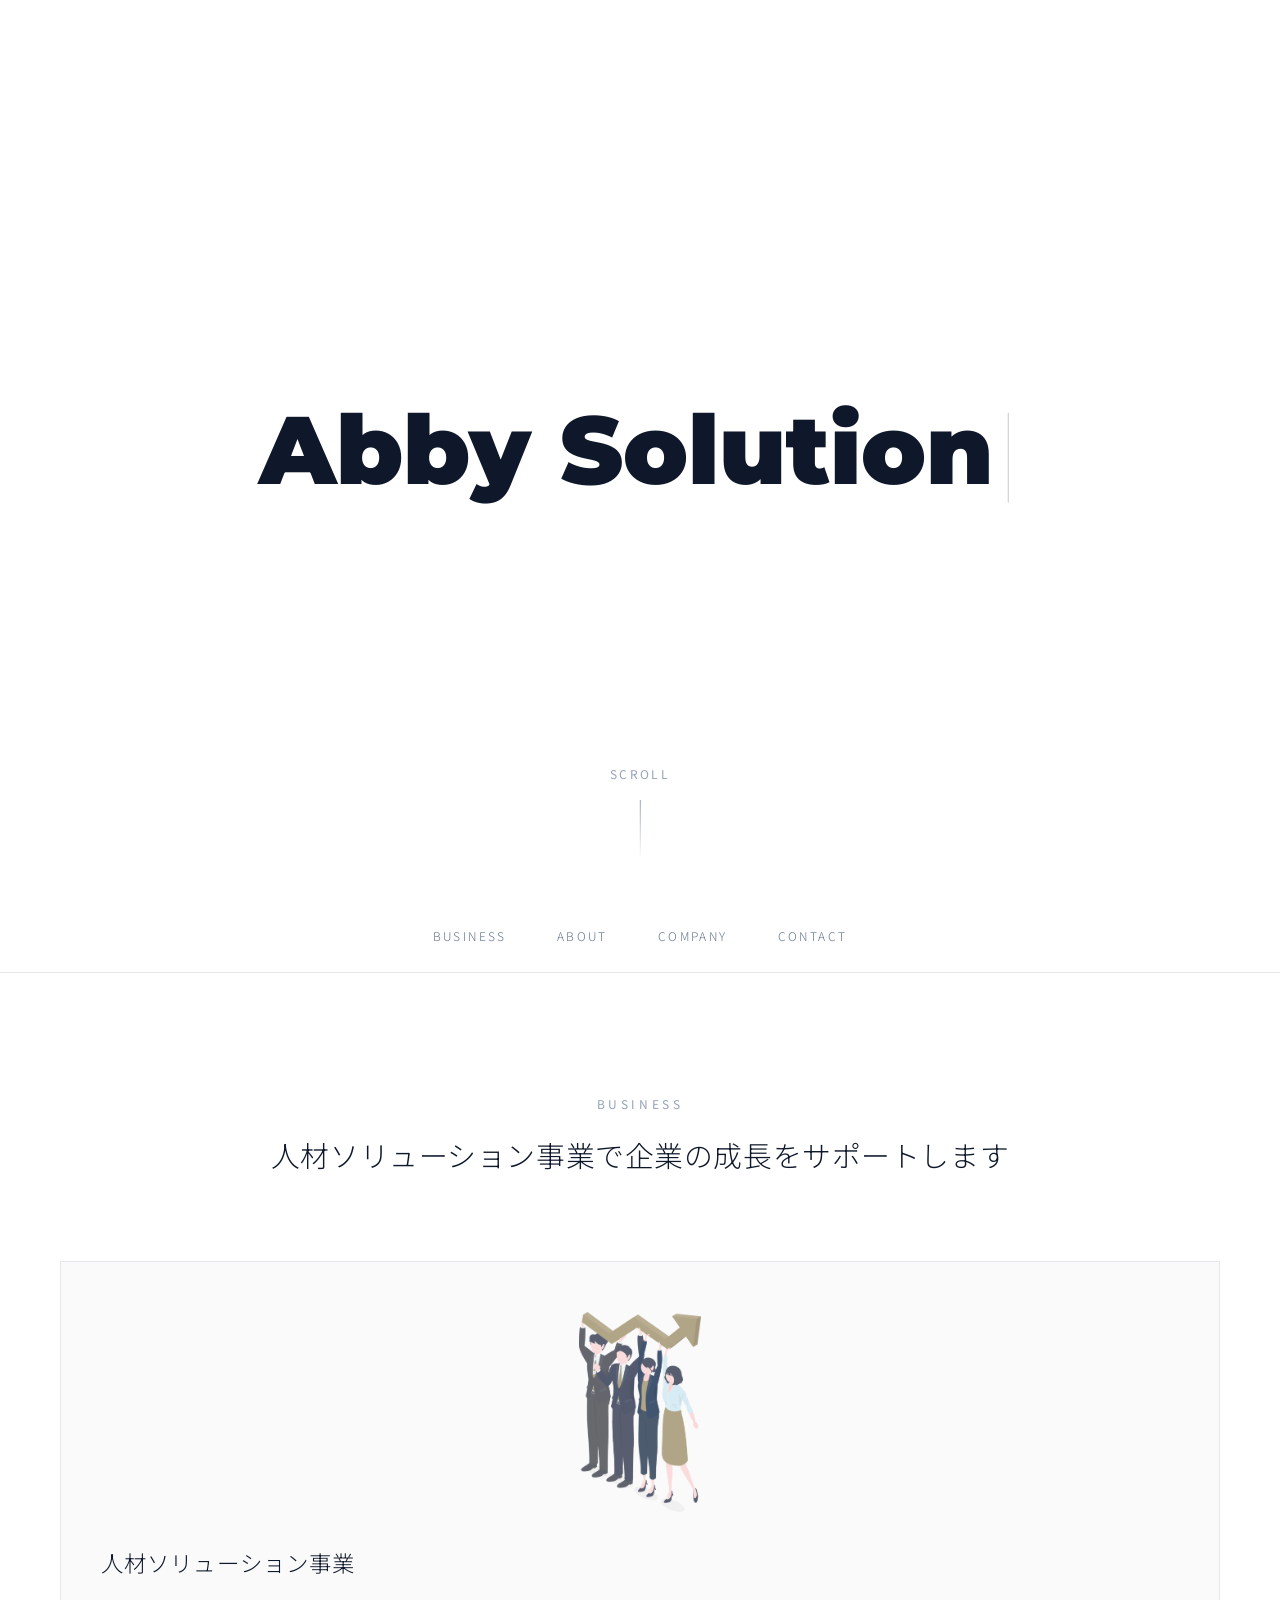
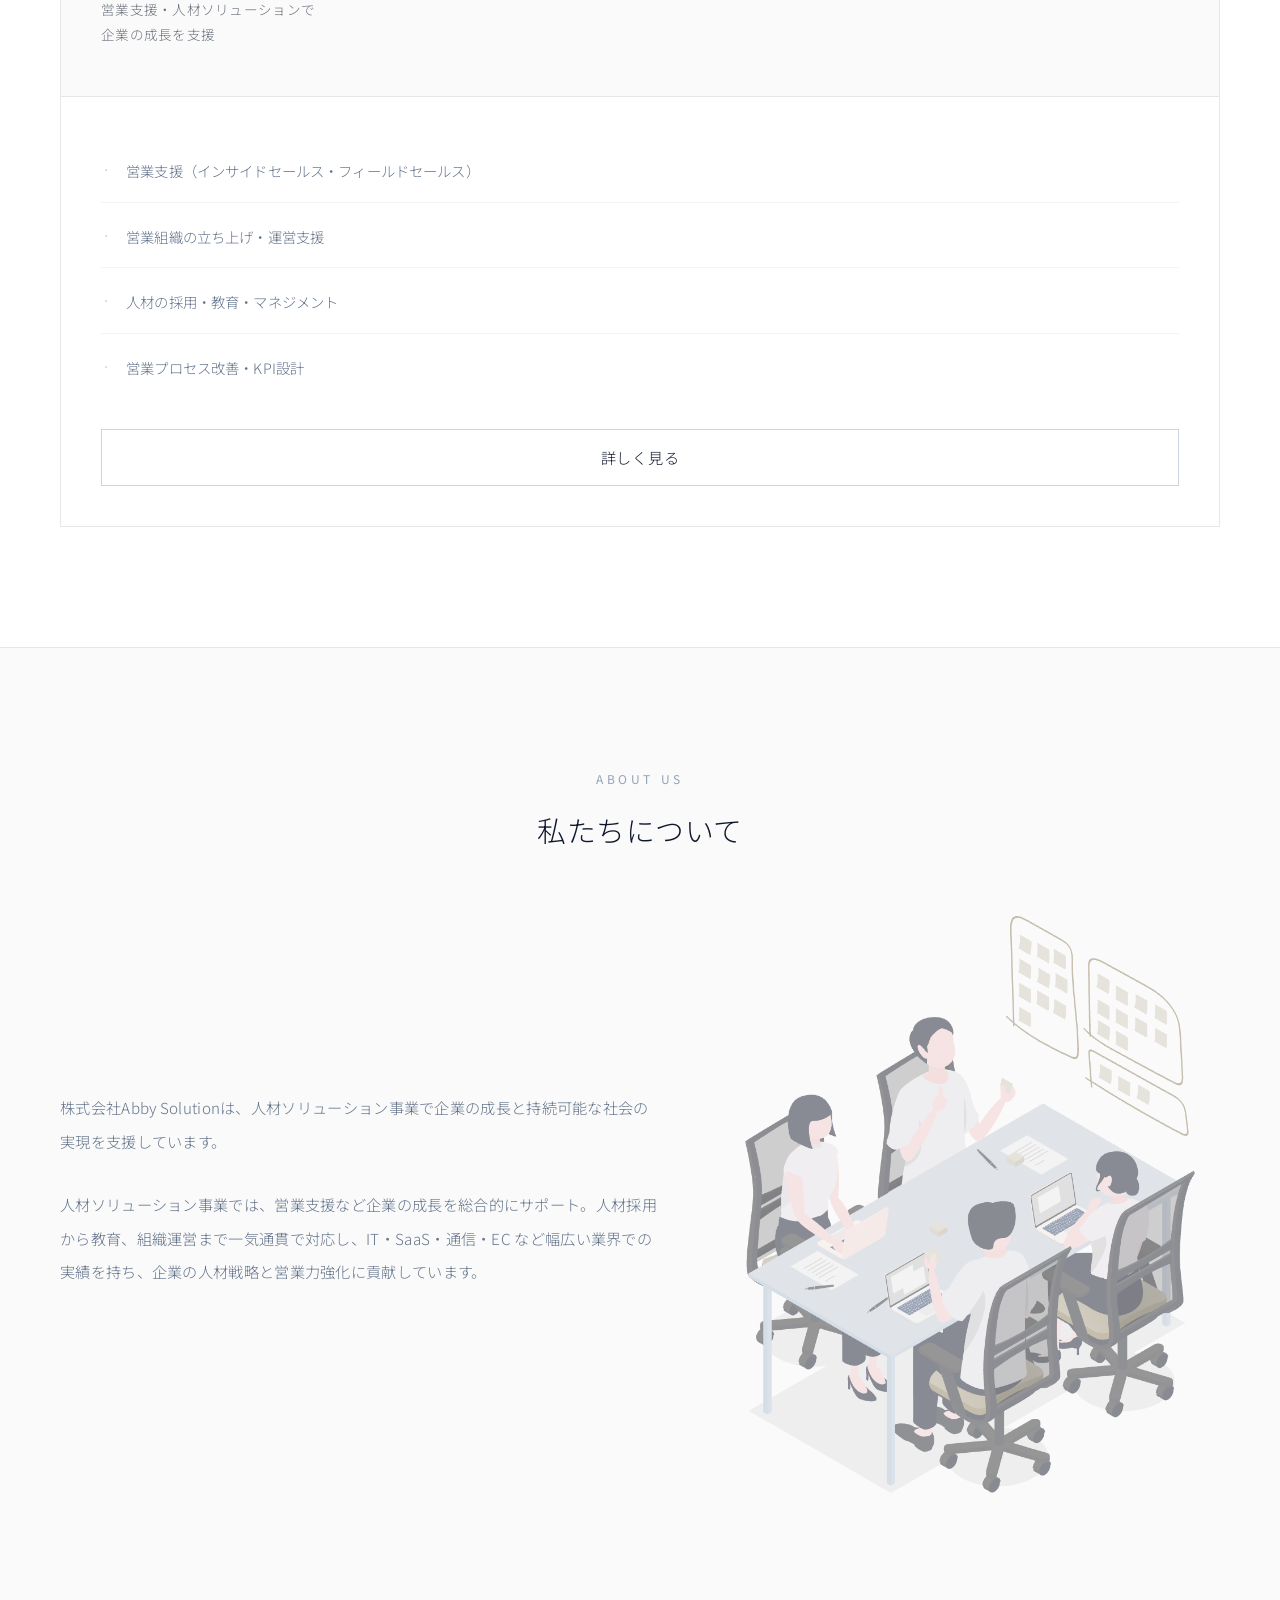
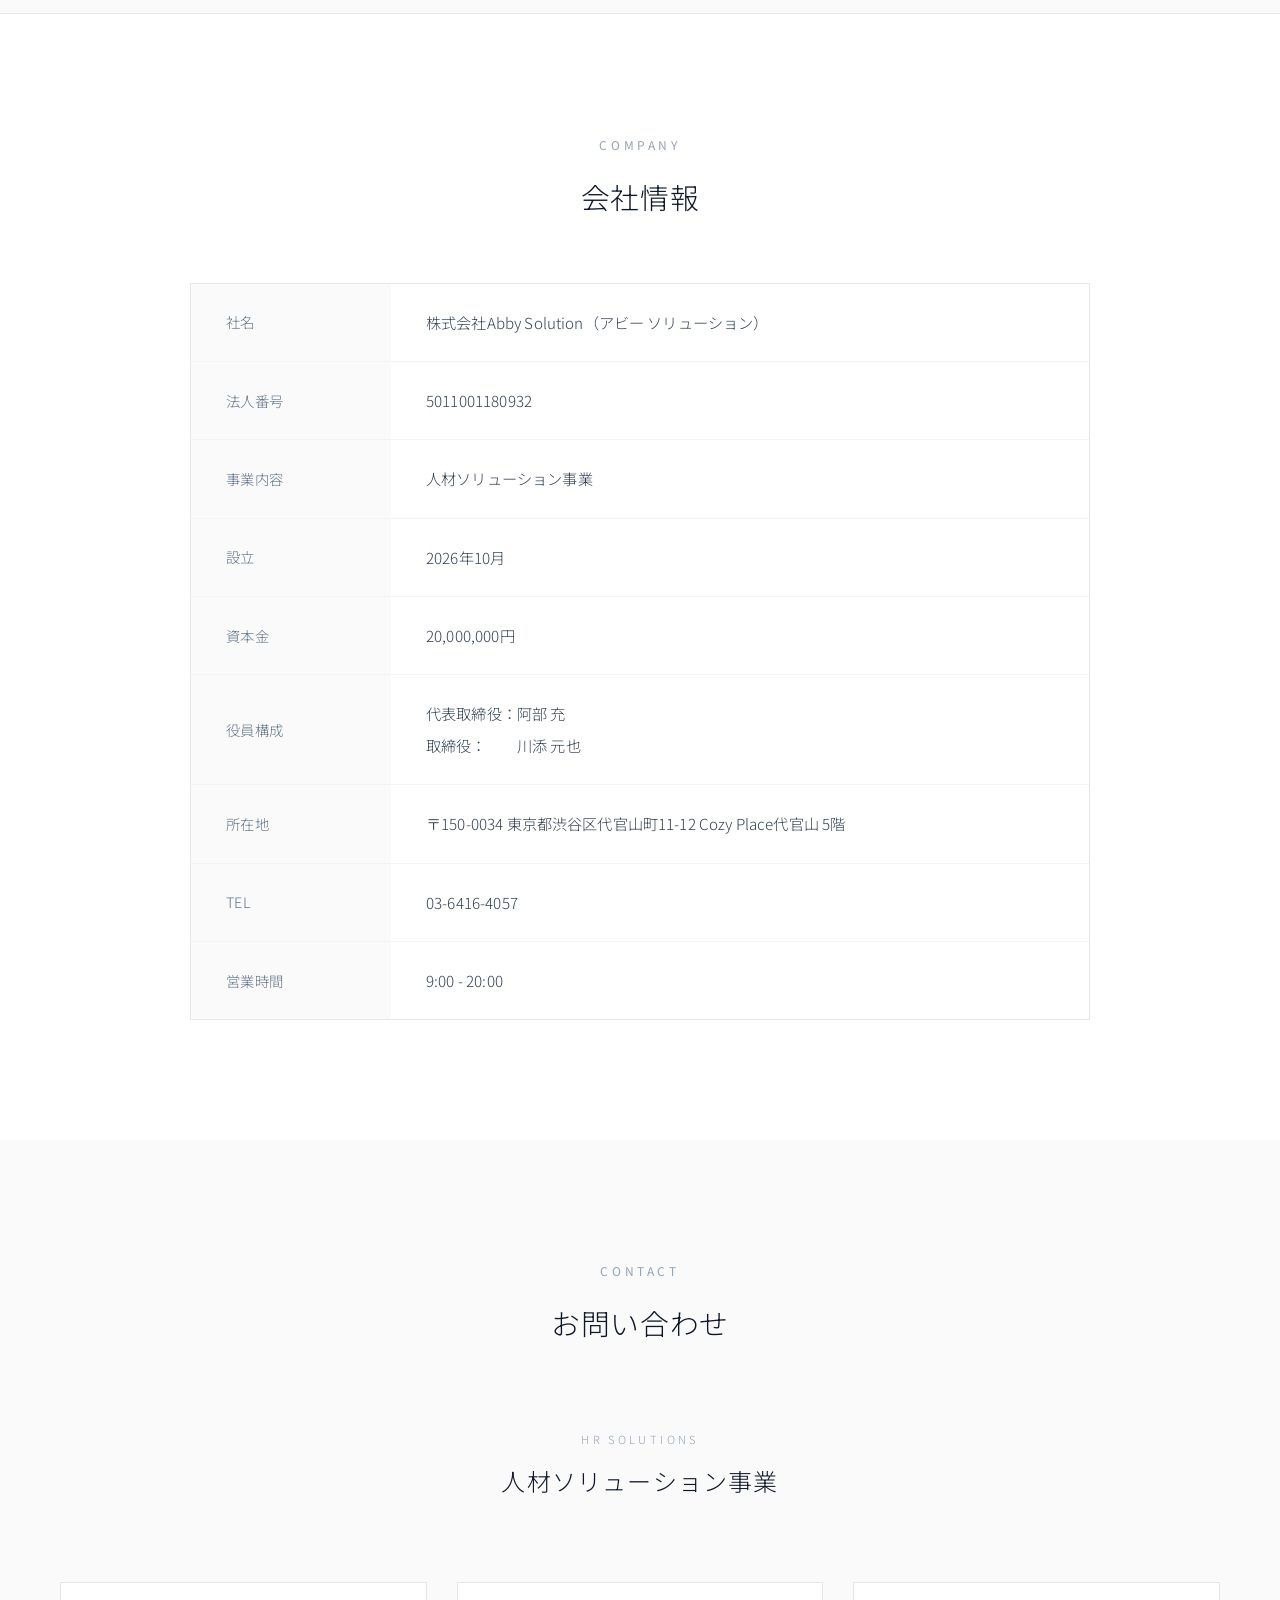
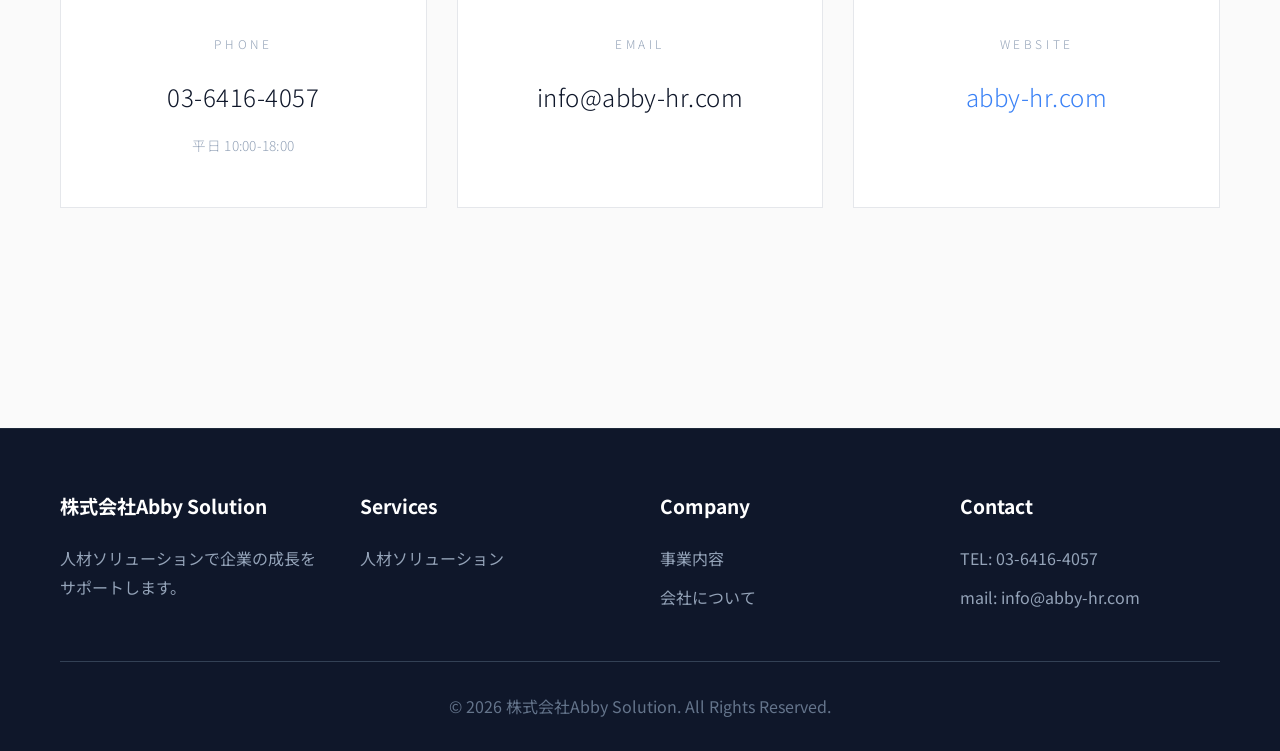
<file: index.html>
<!DOCTYPE html>
<html lang="ja">
<head>
    <meta charset="UTF-8">
    <meta name="viewport" content="width=device-width, initial-scale=1.0">
    <title>株式会社Abby Solution | 人材ソリューション事業</title>
    <!-- Updated: 2026-08-07 -->
    <meta name="description" content="株式会社Abby Solutionは人材ソリューション事業を展開。企業の成長と持続可能な社会の実現を支援します。">
    <meta name="keywords" content="Abby Solution,人材ソリューション,営業支援,東京,渋谷">
    <link rel="canonical" href="https://abby-hr.com/">
    
    <!-- Open Graph -->
    <meta property="og:type" content="website">
    <meta property="og:url" content="https://abby-hr.com/">
    <meta property="og:title" content="株式会社Abby　Solution | 人材ソリューション">
    <meta property="og:description" content="人材ソリューション事業を展開する株式会社Abby Solution。">
    <meta property="og:site_name" content="株式会社Abby Solution">
    
    <!-- Twitter Card -->
    <meta name="twitter:card" content="summary_large_image">
    <meta name="twitter:title" content="株式会社Abby Solution | 人材ソリューション事業">
    <meta name="twitter:description" content="人材ソリューション事業を展開する株式会社Abby Solution。">
    
    <link rel="stylesheet" href="css/corporate.css?v=2">
    <link rel="stylesheet" href="https://cdn.jsdelivr.net/npm/@fortawesome/fontawesome-free@6.4.0/css/all.min.css">
    <link rel="preconnect" href="https://fonts.googleapis.com">
    <link rel="preconnect" href="https://fonts.gstatic.com" crossorigin>
    <link href="https://fonts.googleapis.com/css2?family=Montserrat:wght@900&family=Inter:wght@300;400;500;600;700&family=Noto+Sans+JP:wght@300;400;500;700&display=swap" rel="stylesheet">
</head>
<body>
    <!-- First View - Typing Animation -->
    <section class="first-view" id="firstView">
        <div class="signature-container">
            <h1 class="typing-logo" id="typingLogo">
                <span class="cursor">|</span>
            </h1>
        </div>
        
        <div class="scroll-indicator" id="scrollIndicator">
            <span>SCROLL</span>
            <div class="scroll-line"></div>
        </div>
    </section>

    <!-- Navigation (appears after animation) -->
    <nav class="main-nav" id="mainNav">
        <div class="container">
            <a href="#business" class="nav-link">BUSINESS</a>
            <a href="#about" class="nav-link">ABOUT</a>
            <a href="#company" class="nav-link">COMPANY</a>
            <a href="#contact" class="nav-link">CONTACT</a>
        </div>
    </nav>

    <!-- Business Cards Section -->
    <section class="business-cards" id="business">
        <div class="container">
            <h2 class="section-title">BUSINESS</h2>
            <p class="section-subtitle">人材ソリューション事業で企業の成長をサポートします</p>
            
            <div class="cards-grid">
                <!-- Human Resource Solutions Business Card -->
                <div class="business-card">
                    <div class="card-header sales-support">
                        <div class="card-illustration">
                            <img src="images/business-growth-team.png" alt="人材ソリューションチーム">
                        </div>
                        <h3>人材ソリューション事業</h3>
                        <p>営業支援・人材ソリューションで<br>企業の成長を支援</p>
                    </div>
                    <div class="card-body">
                        <ul class="card-features">
                            <li>営業支援（インサイドセールス・フィールドセールス）</li>
                            <li>営業組織の立ち上げ・運営支援</li>
                            <li>人材の採用・教育・マネジメント</li>
                            <li>営業プロセス改善・KPI設計</li>
                        </ul>
                        <a href="hr-solutions.html" class="btn-card blue">詳しく見る</a>
                    </div>
                </div>
            </div>
        </div>
    </section>

    <!-- About Section -->
    <section class="about-section" id="about">
        <div class="container">
            <h2 class="section-title">ABOUT US</h2>
            <h3 class="section-heading">私たちについて</h3>
            <div class="about-content">
                <div class="about-text">
                    <p>株式会社Abby Solutionは、人材ソリューション事業で企業の成長と持続可能な社会の実現を支援しています。</p>
                    <p>人材ソリューション事業では、営業支援など企業の成長を総合的にサポート。人材採用から教育、組織運営まで一気通貫で対応し、IT・SaaS・通信・EC など幅広い業界での実績を持ち、企業の人材戦略と営業力強化に貢献しています。</p>
                </div>
                <div class="about-illustration">
                    <img src="images/illustration-meeting-2.png" alt="チームワーク" style="max-width: 450px; width: 100%;">
                </div>
            </div>
        </div>
    </section>

    <!-- Company Info Section -->
    <section class="company-section" id="company">
        <div class="container">
            <h2 class="section-title">COMPANY</h2>
            <h3 class="section-heading">会社情報</h3>
            
            <div class="company-table">
                <table>
                    <tr>
                        <th>社名</th>
                        <td>株式会社Abby Solution（アビー ソリューション）</td>
                    </tr>
                    <tr>
                        <th>法人番号</th>
                        <td>5011001180932</td>
                    </tr>
                    <tr>
                        <th>事業内容</th>
                        <td>人材ソリューション事業</td>
                    </tr>
                    <tr>
                        <th>設立</th>
                        <td>2026年10月</td>
                    </tr>
                    <tr>
                        <th>資本金</th>
                        <td>20,000,000円</td>
                    </tr>
                    <tr>
                        <th>役員構成</th>
                        <td>
                            <div class="officer-list">
                                <span class="officer-role">代表取締役：</span><span class="officer-name">阿部 充</span>
                                <span class="officer-role">取締役：</span><span class="officer-name">川添 元也</span>
                            </div>
                        </td>
                    </tr>
                    <tr>
                        <th>所在地</th>
                        <td>〒150-0034 東京都渋谷区代官山町11-12 Cozy Place代官山 5階</td>
                    </tr>
                    <tr>
                        <th>TEL</th>
                        <td>03-6416-4057</td>
                    </tr>
                    <tr>
                        <th>営業時間</th>
                        <td>9:00 - 20:00</td>
                    </tr>
                    </tr>
                </table>
            </div>
        </div>
    </section>

    <!-- Contact Section -->
    <section class="contact-section" id="contact">
        <div class="container">
            <h2 class="section-title">CONTACT</h2>
            <p class="section-subtitle">お問い合わせ</p>
            
            <!-- 人材ソリューション事業 お問い合わせ -->
            <div style="margin-bottom: 100px;">
                <div style="text-align: center; margin-bottom: 50px;">
                    <p style="font-size: 0.7rem; letter-spacing: 0.3em; text-transform: uppercase; color: #94a3b8; margin-bottom: 10px; font-weight: 300;">HR SOLUTIONS</p>
                    <h3 style="font-size: 1.5rem; color: #0f172a; font-weight: 300; letter-spacing: 0.05em;">人材ソリューション事業</h3>
                </div>
                <div class="contact-grid">
                    <div class="contact-item">
                        <div class="contact-label">PHONE</div>
                        <a href="tel:0364164057" class="contact-value">03-6416-4057</a>
                        <div class="contact-note">平日 10:00-18:00</div>
                    </div>
                    
                    <div class="contact-item">
                        <div class="contact-label">EMAIL</div>
                        <a href="mailto:info@abby-hr.com" class="contact-value">info@abby-hr.com</a>
                    </div>
                    
                    <div class="contact-item">
                        <div class="contact-label">WEBSITE</div>
                        <a href="https://abby-hr.com" target="_blank" class="contact-value" style="color: #3b82f6;">abby-hr.com</a>
                    </div>
                </div>
            </div>
        </div>
    </section>

    <!-- Footer -->
    <footer class="footer">
        <div class="container">
            <div class="footer-content">
                <div class="footer-section">
                    <h3>株式会社Abby Solution</h3>
                    <p>人材ソリューションで企業の成長をサポートします。</p>
                </div>

                <div class="footer-section">
                    <h3>Services</h3>
                    <ul class="footer-links">
                        <li><a href="hr-solutions.html">人材ソリューション</a></li>

                    </ul>
                </div>

                <div class="footer-section">
                    <h3>Company</h3>
                    <ul class="footer-links">
                        <li><a href="#business">事業内容</a></li>
                        <li><a href="#about">会社について</a></li>
                    </ul>
                </div>

                <div class="footer-section">
                    <h3>Contact</h3>
                    <ul class="footer-links">
                        <li><a href="tel:0364164057">TEL: 03-6416-4057</a></li>
                        <li><a href="mailto:info@abby-hr.com">mail: info@abby-hr.com</a></li>
                    </ul>
                </div>
            </div>

            <div class="footer-bottom">
                <p>&copy; 2026 株式会社Abby Solution. All Rights Reserved.</p>
            </div>
        </div>
    </footer>

    <script src="js/handwriting.js"></script>
</body>
</html>
</file>
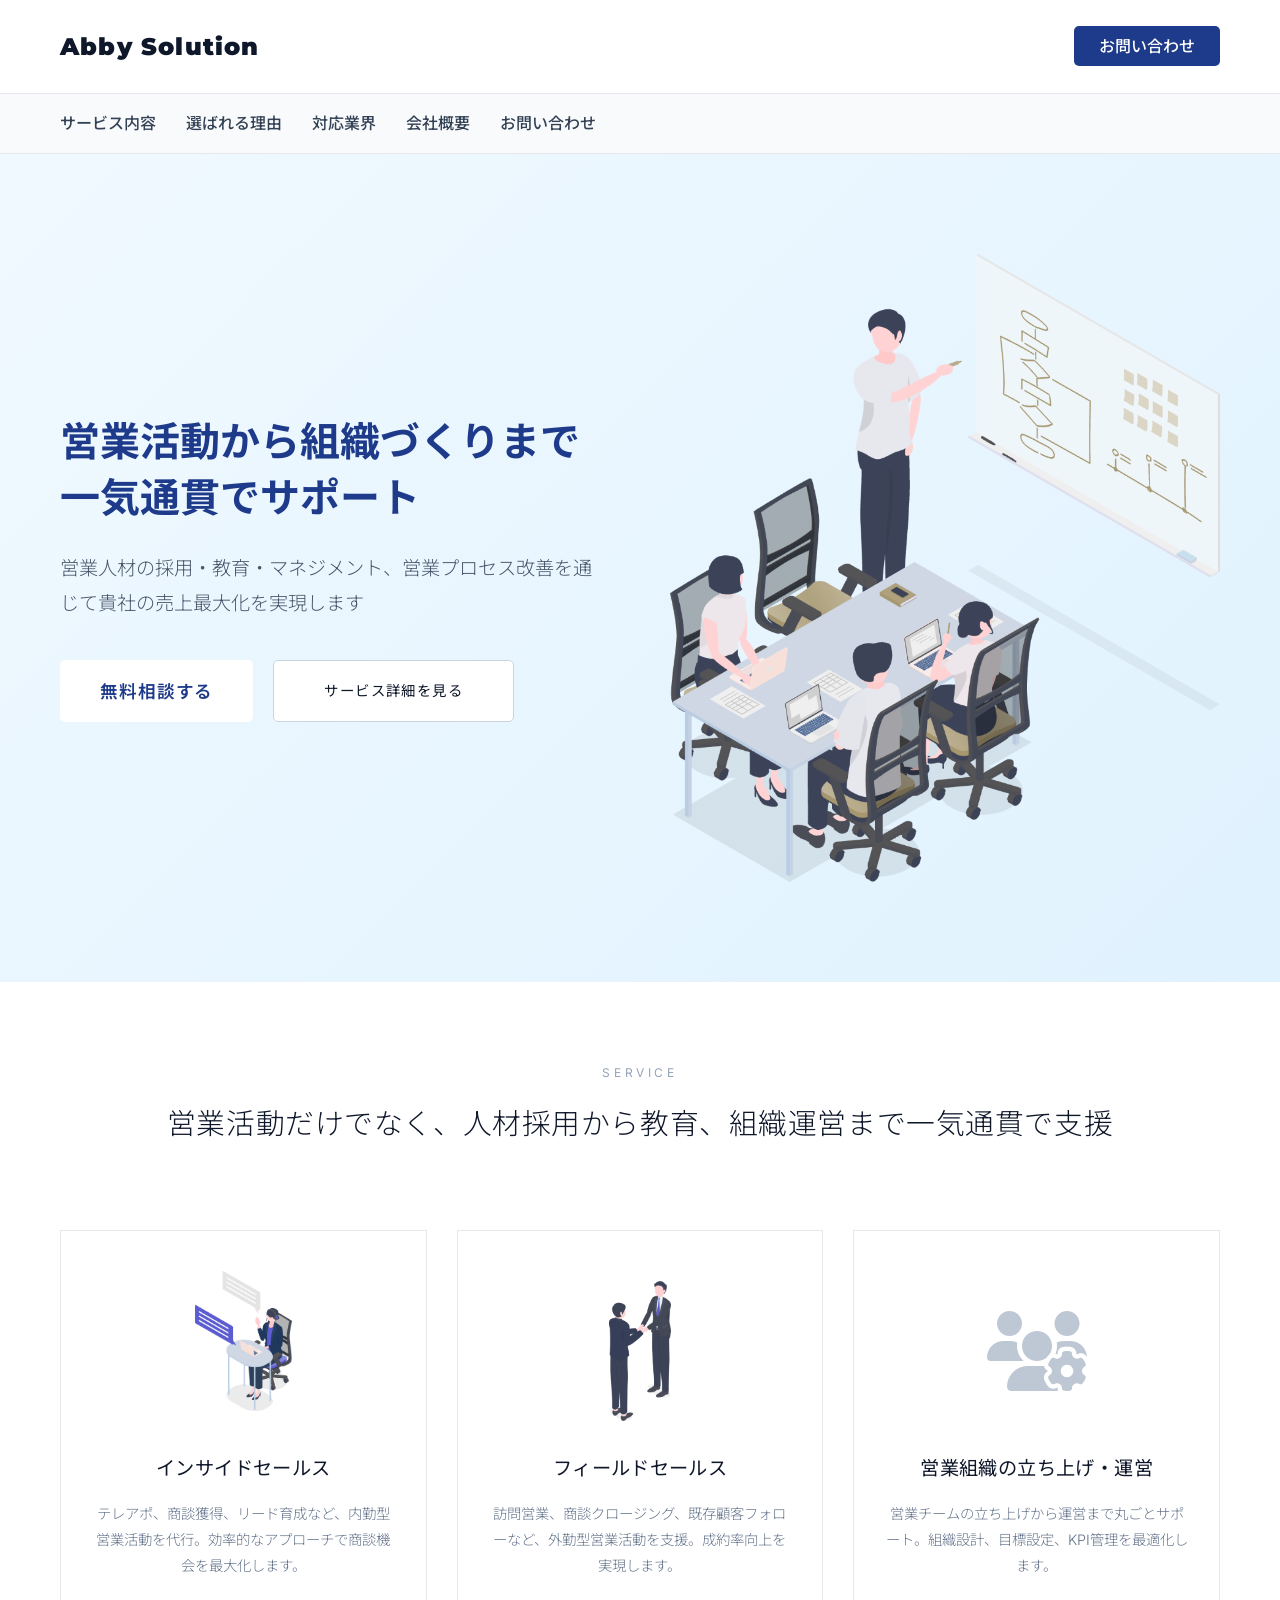
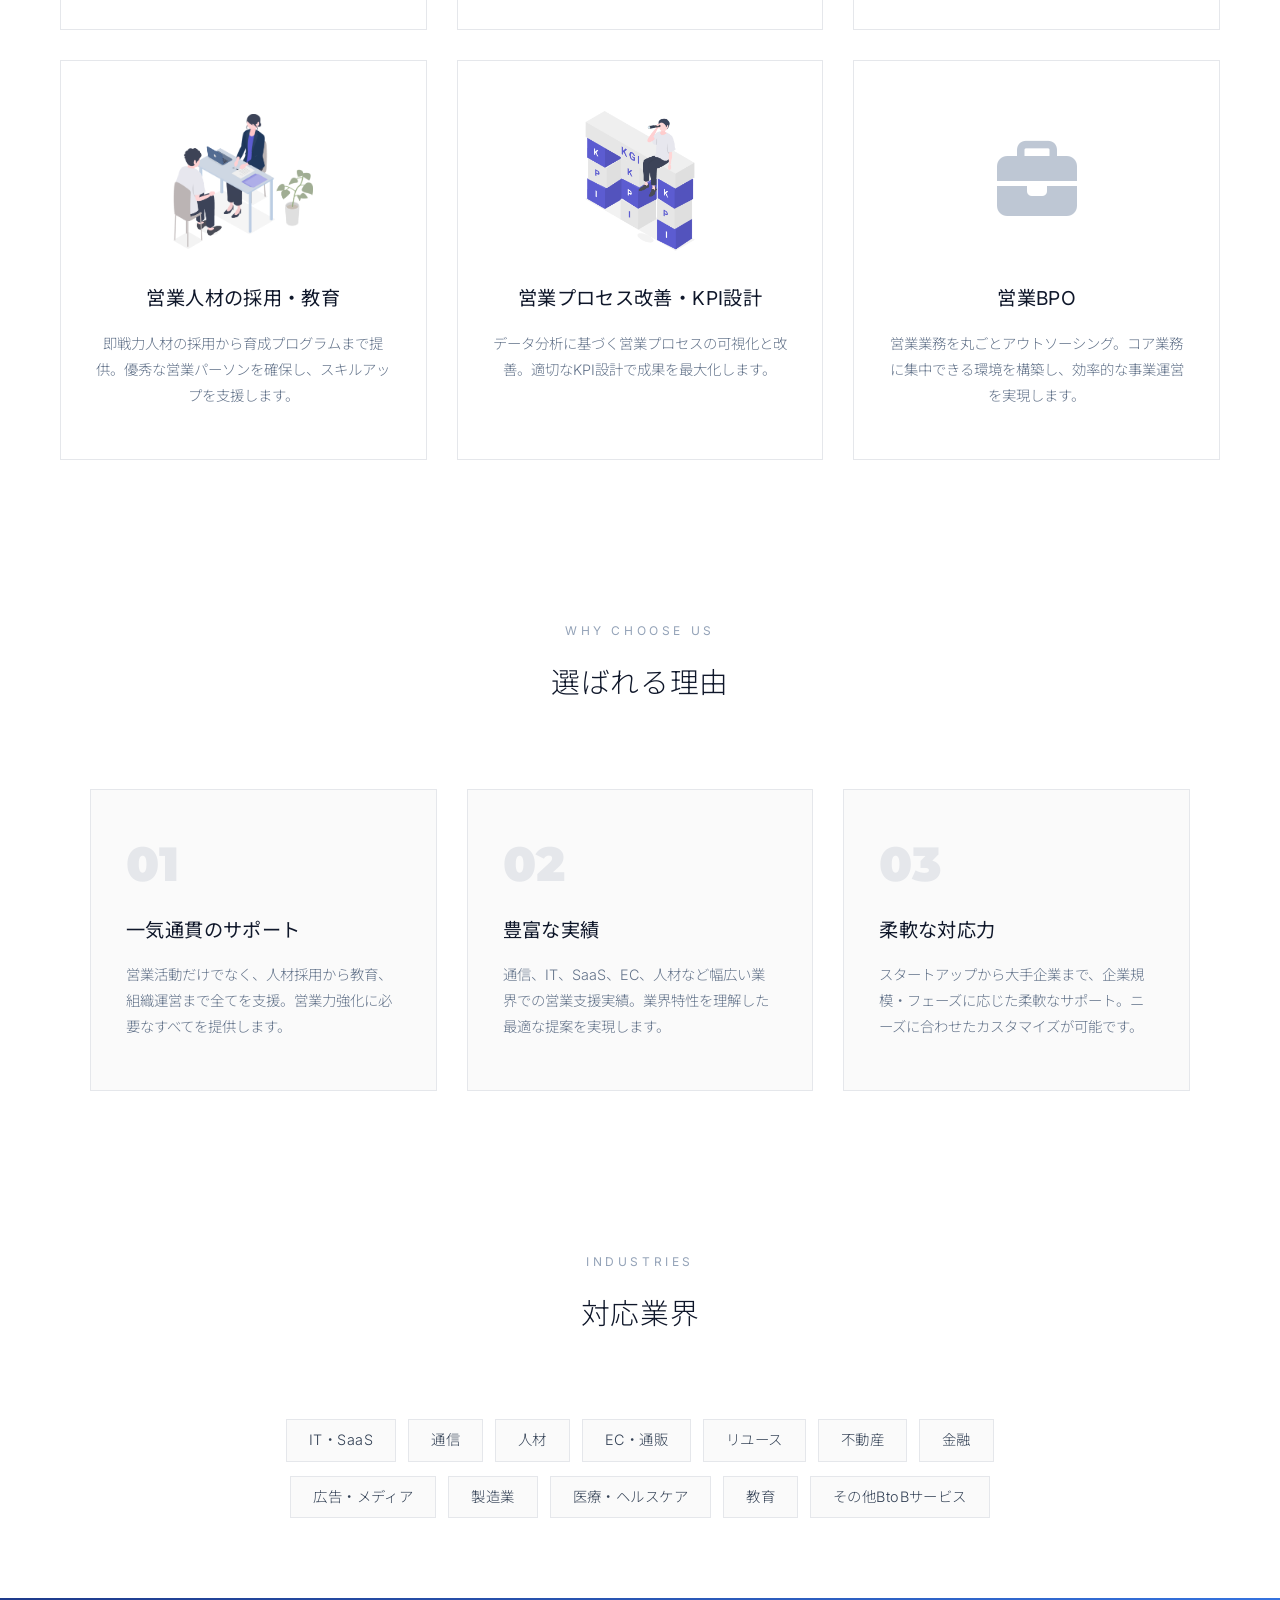
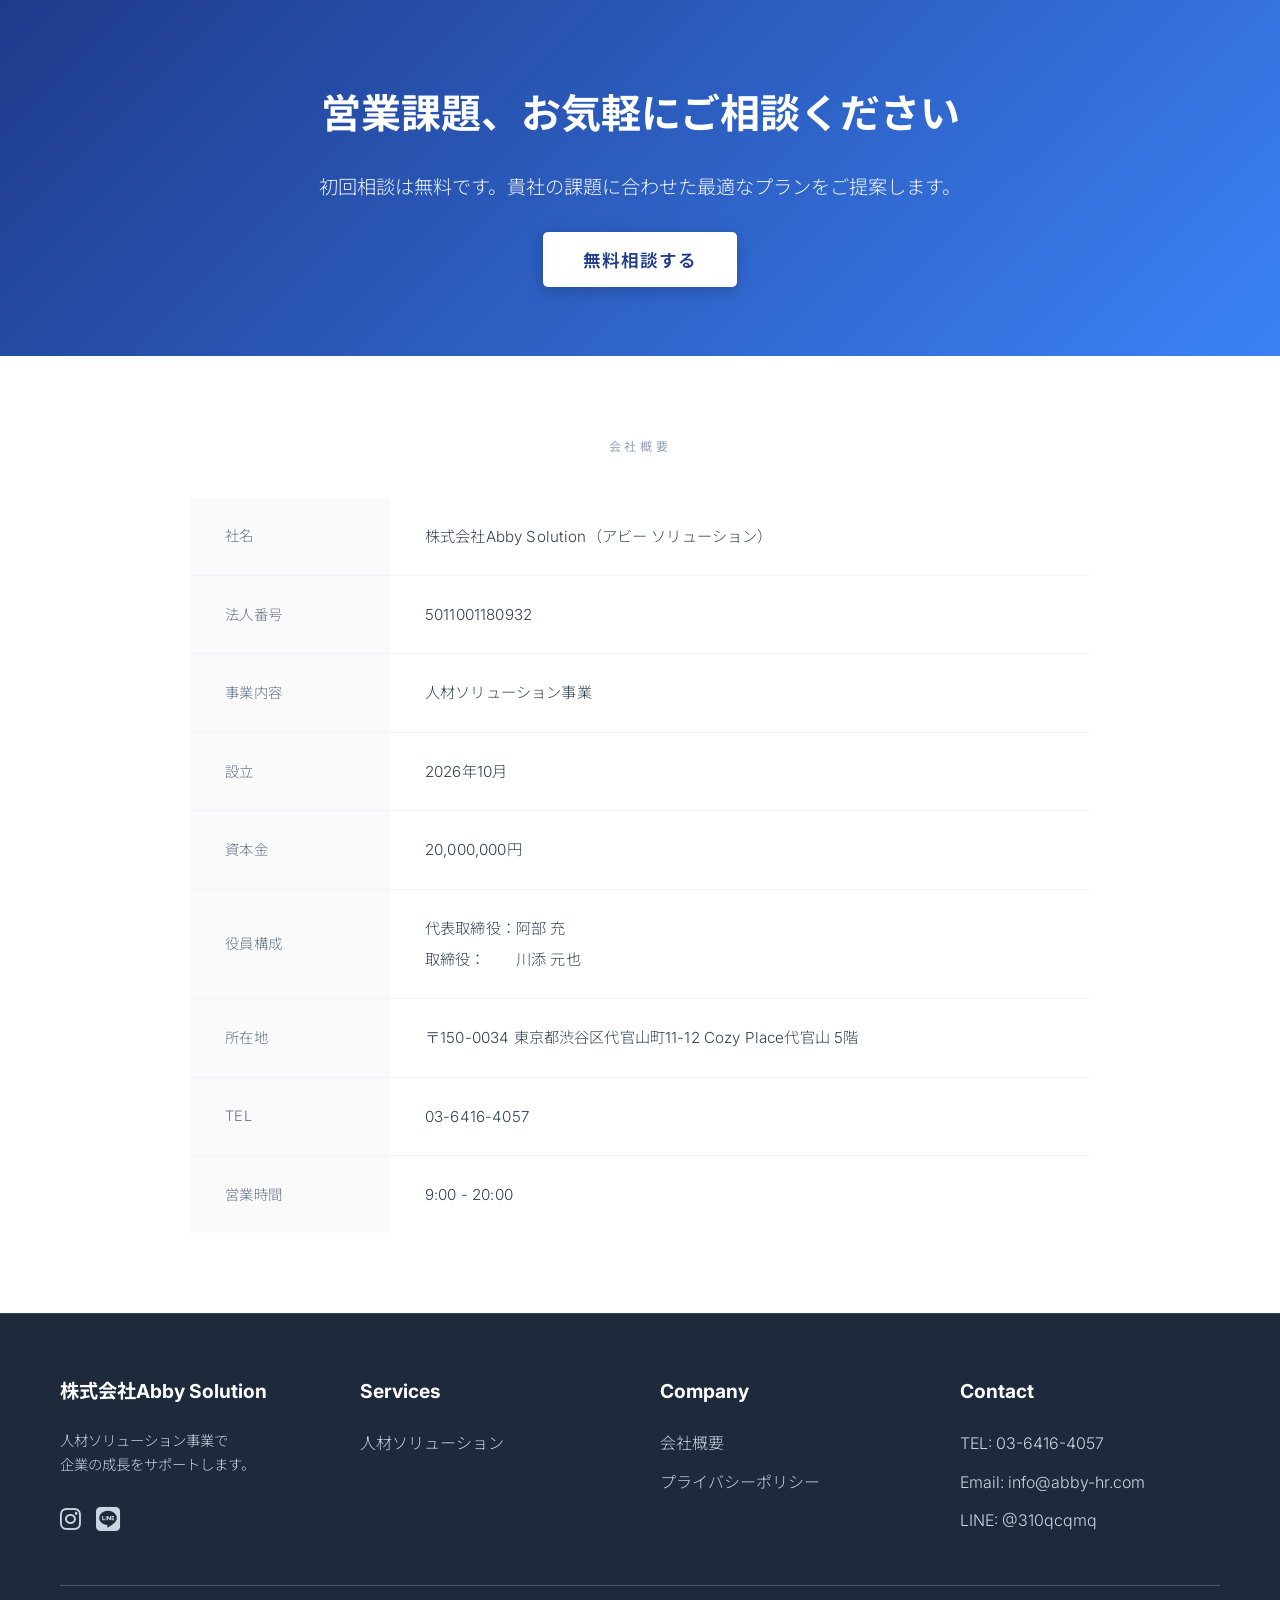
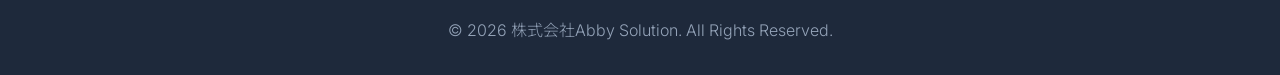
<file: hr-solutions.html>
<!DOCTYPE html>
<html lang="ja">
<head>
    <meta charset="UTF-8">
    <meta name="viewport" content="width=device-width, initial-scale=1.0">
    <title>人材ソリューション事業 | 株式会社Abby Solution</title>
    <meta name="description" content="株式会社Abby Solutionの人材ソリューション事業。営業支援、組織立ち上げ、人材採用・教育を一気通貫でサポート。IT・SaaS・通信業界での豊富な実績。">
    <meta name="keywords" content="人材ソリューション,営業支援,営業代行,インサイドセールス,フィールドセールス,人材採用,Abby Solution">
    <link rel="canonical" href="https://abby-hr.com/hr-solutions.html">
    
    <link rel="stylesheet" href="css/sales-support.css">
    <link rel="stylesheet" href="https://cdn.jsdelivr.net/npm/@fortawesome/fontawesome-free@6.4.0/css/all.min.css">
    <link href="https://fonts.googleapis.com/css2?family=Montserrat:wght@900&family=Inter:wght@300;400;500;600;700&family=Noto+Sans+JP:wght@300;400;500;600;700&display=swap" rel="stylesheet">
</head>
<body>
    <!-- Header -->
    <header class="header">
        <div class="header-top">
            <div class="container">
                <a href="index.html" class="logo">Abby Solution</a>
                <div class="header-icons">
                    <a href="inquiry.html" class="btn-header-contact">お問い合わせ</a>
                </div>
            </div>
        </div>
        <nav class="header-nav">
            <div class="container">
                <button class="menu-toggle" aria-label="メニューを開く">
                    <i class="fas fa-bars"></i>
                </button>
                <ul class="nav-menu">
                    <li><a href="#services">サービス内容</a></li>
                    <li><a href="#strengths">選ばれる理由</a></li>
                    <li><a href="#industries">対応業界</a></li>
                    <li><a href="#company">会社概要</a></li>
                    <li><a href="inquiry.html">お問い合わせ</a></li>
                </ul>
            </div>
        </nav>
    </header>

    <!-- Hero Section -->
    <section class="hero">
        <div class="container hero-container">
            <div class="hero-text">
                <h1>営業活動から組織づくりまで<br>一気通貫でサポート</h1>
                <p class="subtitle">営業人材の採用・教育・マネジメント、営業プロセス改善を通じて貴社の売上最大化を実現します</p>
                <div class="hero-buttons">
                    <a href="inquiry.html" class="btn-primary">無料相談する</a>
                    <a href="#services" class="btn-secondary">サービス詳細を見る</a>
                </div>
            </div>
            <div class="hero-illustration">
                <img src="images/illustration-meeting-1.png" alt="営業支援サービス">
            </div>
        </div>
    </section>

    <!-- Services Section -->
    <section class="section" id="services">
        <div class="container">
            <h2 class="section-title">SERVICE</h2>
            <p class="section-subtitle">営業活動だけでなく、人材採用から教育、組織運営まで一気通貫で支援</p>
            
            <div class="services-grid">
                <div class="service-card">
                    <div class="service-illustration">
                        <img src="images/illustration-customer-service.png" alt="インサイドセールス" style="width: 120px; height: auto; margin-bottom: 20px;">
                    </div>
                    <h3>インサイドセールス</h3>
                    <p>テレアポ、商談獲得、リード育成など、内勤型営業活動を代行。効率的なアプローチで商談機会を最大化します。</p>
                </div>

                <div class="service-card">
                    <div class="service-illustration">
                        <img src="images/illustration-handshake.png" alt="フィールドセールス">
                    </div>
                    <h3>フィールドセールス</h3>
                    <p>訪問営業、商談クロージング、既存顧客フォローなど、外勤型営業活動を支援。成約率向上を実現します。</p>
                </div>

                <div class="service-card">
                    <div class="service-illustration">
                        <i class="fas fa-users-cog"></i>
                    </div>
                    <h3>営業組織の立ち上げ・運営</h3>
                    <p>営業チームの立ち上げから運営まで丸ごとサポート。組織設計、目標設定、KPI管理を最適化します。</p>
                </div>

                <div class="service-card">
                    <div class="service-illustration">
                        <img src="images/illustration-interview.png" alt="営業人材の採用・教育">
                    </div>
                    <h3>営業人材の採用・教育</h3>
                    <p>即戦力人材の採用から育成プログラムまで提供。優秀な営業パーソンを確保し、スキルアップを支援します。</p>
                </div>

                <div class="service-card">
                    <div class="service-illustration">
                        <img src="images/kpi-illustration.png" alt="KPI設計">
                    </div>
                    <h3>営業プロセス改善・KPI設計</h3>
                    <p>データ分析に基づく営業プロセスの可視化と改善。適切なKPI設計で成果を最大化します。</p>
                </div>

                <div class="service-card">
                    <div class="service-illustration">
                        <i class="fas fa-briefcase"></i>
                    </div>
                    <h3>営業BPO</h3>
                    <p>営業業務を丸ごとアウトソーシング。コア業務に集中できる環境を構築し、効率的な事業運営を実現します。</p>
                </div>
            </div>
        </div>
    </section>

    <!-- Strengths Section -->
    <section class="section strengths-section">
        <div class="container">
            <h2 class="section-title">WHY CHOOSE US</h2>
            <p class="section-subtitle">選ばれる理由</p>
            
            <div class="strengths-grid">
                <div class="strength-card">
                    <div class="strength-number">01</div>
                    <h3>一気通貫のサポート</h3>
                    <p>営業活動だけでなく、人材採用から教育、組織運営まで全てを支援。営業力強化に必要なすべてを提供します。</p>
                </div>

                <div class="strength-card">
                    <div class="strength-number">02</div>
                    <h3>豊富な実績</h3>
                    <p>通信、IT、SaaS、EC、人材など幅広い業界での営業支援実績。業界特性を理解した最適な提案を実現します。</p>
                </div>

                <div class="strength-card">
                    <div class="strength-number">03</div>
                    <h3>柔軟な対応力</h3>
                    <p>スタートアップから大手企業まで、企業規模・フェーズに応じた柔軟なサポート。ニーズに合わせたカスタマイズが可能です。</p>
                </div>
            </div>
        </div>
    </section>

    <!-- Industries Section -->
    <section class="section industries-section" id="industries">
        <div class="container">
            <h2 class="section-title">INDUSTRIES</h2>
            <p class="section-subtitle">対応業界</p>
            
            <div class="industries-list">
                <span class="industry-item">IT・SaaS</span>
                <span class="industry-item">通信</span>
                <span class="industry-item">人材</span>
                <span class="industry-item">EC・通販</span>
                <span class="industry-item">リユース</span>
                <span class="industry-item">不動産</span>
                <span class="industry-item">金融</span>
                <span class="industry-item">広告・メディア</span>
                <span class="industry-item">製造業</span>
                <span class="industry-item">医療・ヘルスケア</span>
                <span class="industry-item">教育</span>
                <span class="industry-item">その他BtoBサービス</span>
            </div>
        </div>
    </section>

    <!-- CTA Section -->
    <section class="cta-section">
        <div class="container cta-content">
            <h2>営業課題、お気軽にご相談ください</h2>
            <p>初回相談は無料です。貴社の課題に合わせた最適なプランをご提案します。</p>
            <a href="inquiry.html" class="btn-primary">無料相談する</a>
        </div>
    </section>

    <!-- Company Section -->
    <section class="section" id="company">
        <div class="container">
            <h2 class="section-title">会社概要</h2>
            
            <table class="company-table">
                <tr>
                    <th>社名</th>
                    <td>株式会社Abby Solution（アビー ソリューション）</td>
                </tr>
                <tr>
                    <th>法人番号</th>
                    <td>5011001180932</td>
                </tr>
                <tr>
                    <th>事業内容</th>
                    <td>人材ソリューション事業</td>
                </tr>
                <tr>
                    <th>設立</th>
                    <td>2026年10月</td>
                </tr>
                <tr>
                    <th>資本金</th>
                    <td>20,000,000円</td>
                </tr>
                <tr>
                    <th>役員構成</th>
                    <td>
                        <div class="officer-list">
                            <span class="officer-role">代表取締役：</span><span class="officer-name">阿部 充</span>
                            <span class="officer-role">取締役：</span><span class="officer-name">川添 元也</span>
                        </div>
                    </td>
                </tr>
                <tr>
                    <th>所在地</th>
                    <td>〒150-0034 東京都渋谷区代官山町11-12 Cozy Place代官山 5階</td>
                </tr>
                <tr>
                    <th>TEL</th>
                    <td>03-6416-4057</td>
                </tr>
                <tr>
                    <th>営業時間</th>
                    <td>9:00 - 20:00</td>
                </tr>

            </table>
        </div>
    </section>

    <!-- Footer -->
    <footer class="footer">
        <div class="container">
            <div class="footer-content">
                <div class="footer-section">
                    <h3>株式会社Abby Solution</h3>
                    <p>人材ソリューション事業で<br>企業の成長をサポートします。</p>
                    <div class="social-links">
                        <a href="https://www.instagram.com/_abby0228_" target="_blank" aria-label="Instagram"><i class="fab fa-instagram"></i></a>
                        <a href="https://lin.ee/yBD59DW" target="_blank" aria-label="LINE"><i class="fab fa-line"></i></a>
                    </div>
                </div>

                <div class="footer-section">
                    <h3>Services</h3>
                    <ul class="footer-links">
                        <li><a href="index.html">人材ソリューション</a></li>
                    </ul>
                </div>

                <div class="footer-section">
                    <h3>Company</h3>
                    <ul class="footer-links">
                        <li><a href="#company">会社概要</a></li>
                        <li><a href="privacy.html">プライバシーポリシー</a></li>
                    </ul>
                </div>

                <div class="footer-section">
                    <h3>Contact</h3>
                    <ul class="footer-links">
                        <li><a href="tel:0364164057">TEL: 03-6416-4057</a></li>
                        <li><a href="mailto:info@abby-hr.com">Email: info@abby-hr.com</a></li>
                        <li><a href="https://lin.ee/yBD59DW" target="_blank">LINE: @310qcqmq</a></li>
                    </ul>
                </div>
            </div>

            <div class="footer-bottom">
                <p>&copy; 2026 株式会社Abby Solution. All Rights Reserved.</p>
            </div>
        </div>
    </footer>

    <script>
        // Mobile menu toggle
        document.querySelector('.menu-toggle').addEventListener('click', function() {
            document.querySelector('.nav-menu').classList.toggle('active');
        });

        // Smooth scroll
        document.querySelectorAll('a[href^="#"]').forEach(anchor => {
            anchor.addEventListener('click', function (e) {
                e.preventDefault();
                const target = document.querySelector(this.getAttribute('href'));
                if (target) {
                    target.scrollIntoView({
                        behavior: 'smooth',
                        block: 'start'
                    });
                }
            });
        });
    </script>
</body>
</html>
</file>
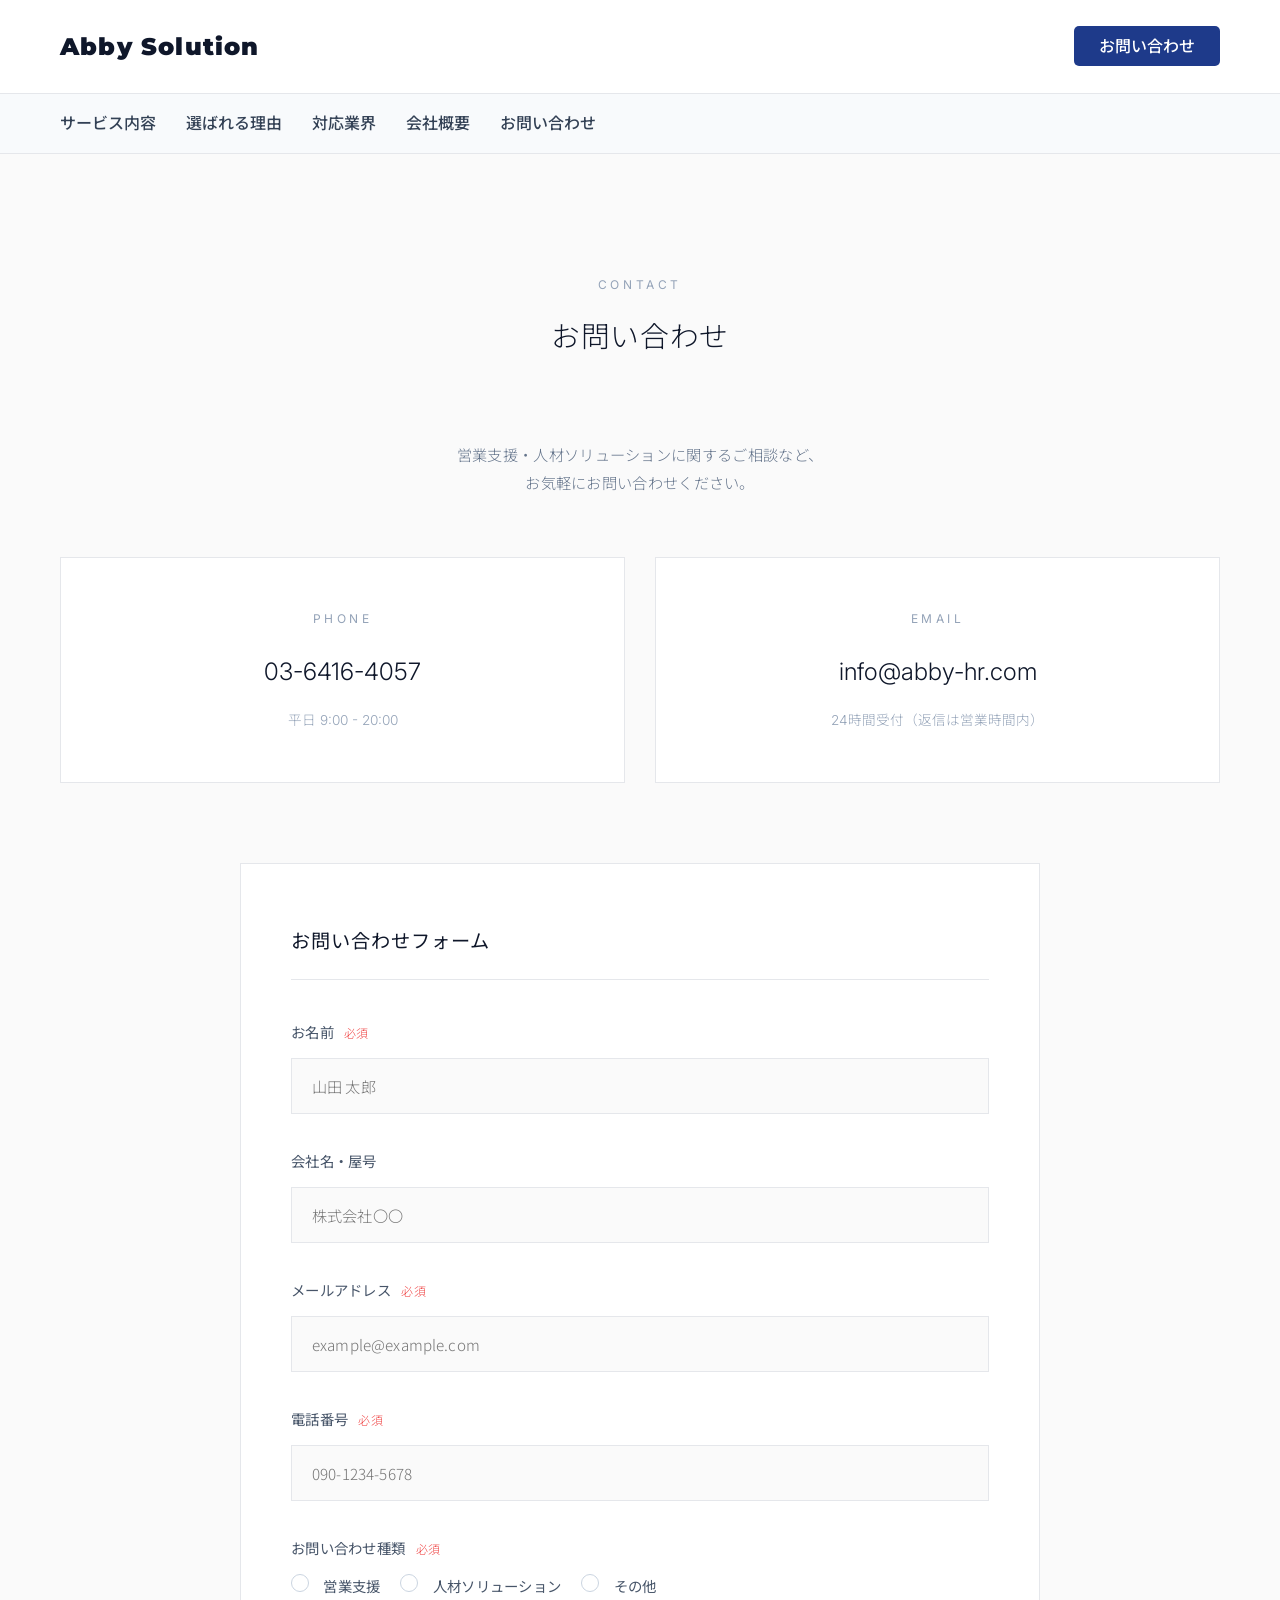
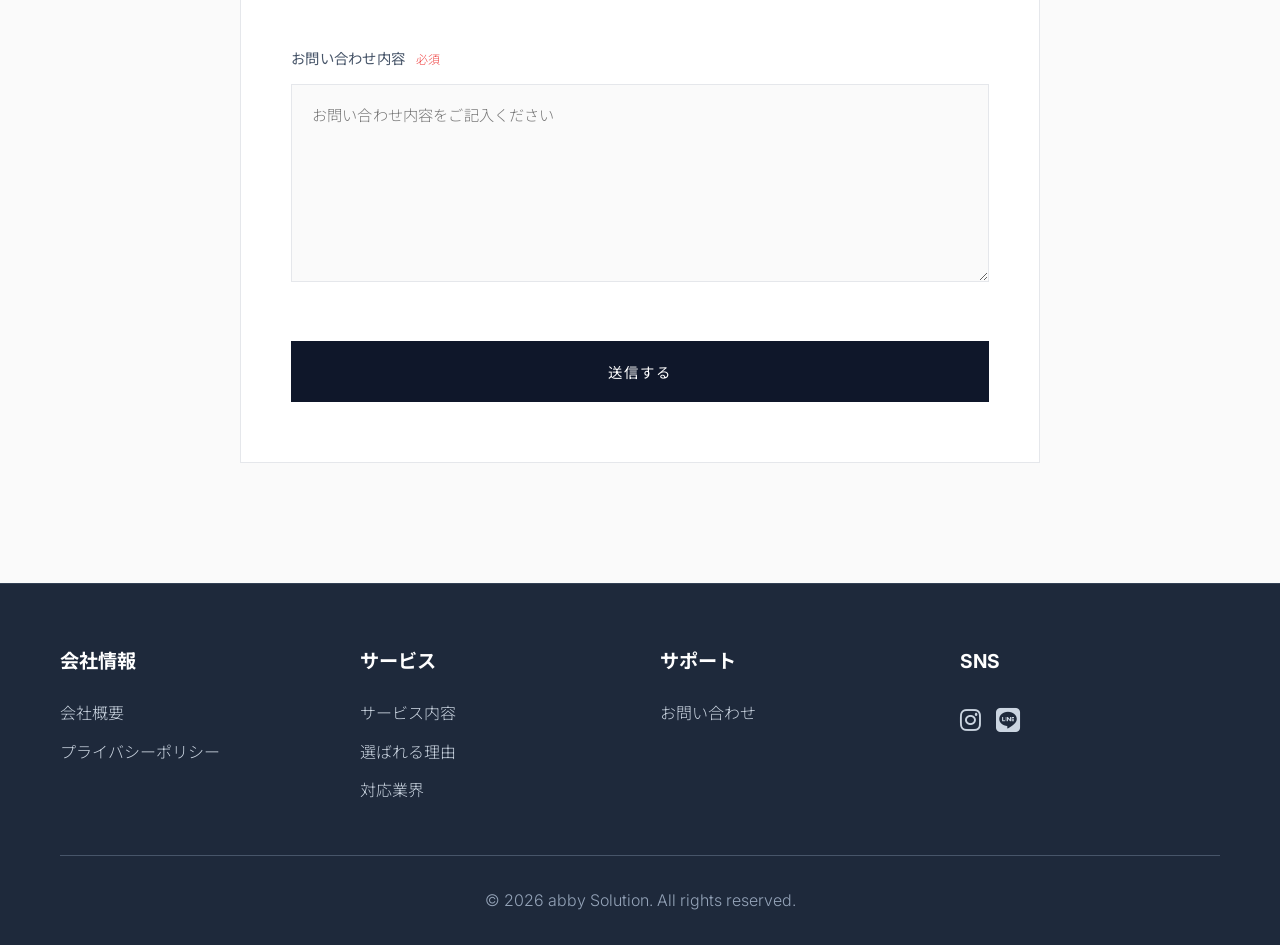
<file: inquiry.html>
<!DOCTYPE html>
<html lang="ja">
<head>
    <meta charset="UTF-8">
    <meta name="viewport" content="width=device-width, initial-scale=1.0">
    <title>お問い合わせ - Abby Solution HR</title>
    <meta name="description" content="株式会社Abby Solution 人材ソリューション事業へのお問い合わせフォーム。営業支援・人材採用に関するご相談を承ります。">
    <meta name="keywords" content="お問い合わせ, 営業支援, 人材ソリューション, Abby Solution">
    <link rel="canonical" href="https://abby-hr.com/inquiry.html">
    
    <link rel="stylesheet" href="css/sales-support.css">
    <link rel="stylesheet" href="https://cdn.jsdelivr.net/npm/@fortawesome/fontawesome-free@6.4.0/css/all.min.css">
    <link href="https://fonts.googleapis.com/css2?family=Montserrat:wght@900&family=Inter:wght@300;400;500;600;700&family=Noto+Sans+JP:wght@300;400;500;600;700&display=swap" rel="stylesheet">
</head>
<body>
    <header class="header">
        <div class="header-top">
            <div class="container">
                <a href="index.html" class="logo">Abby Solution</a>
                <div class="header-icons">
                    <a href="inquiry.html" class="btn-header-contact">お問い合わせ</a>
                </div>
            </div>
        </div>
        <nav class="header-nav">
            <div class="container">
                <button class="menu-toggle" aria-label="メニューを開く">
                    <i class="fas fa-bars"></i>
                </button>
                <ul class="nav-menu">
                    <li><a href="index.html#services">サービス内容</a></li>
                    <li><a href="index.html#strengths">選ばれる理由</a></li>
                    <li><a href="index.html#industries">対応業界</a></li>
                    <li><a href="index.html#company">会社概要</a></li>
                    <li><a href="inquiry.html" class="active">お問い合わせ</a></li>
                </ul>
            </div>
        </nav>
    </header>

    <!-- Contact Form Section -->
    <section id="contact-form" class="contact-section">
        <div class="container">
            <h2 class="section-title">CONTACT</h2>
            <p class="section-subtitle">お問い合わせ</p>
            <p class="section-intro">
                営業支援・人材ソリューションに関するご相談など、<br>
                お気軽にお問い合わせください。
            </p>
            
            <div class="contact-info-cards">
                <div class="contact-info-card">
                    <h3>PHONE</h3>
                    <a href="tel:0364164057" class="contact-value">03-6416-4057</a>
                    <p class="contact-note">平日 9:00 - 20:00</p>
                </div>
                <div class="contact-info-card">
                    <h3>EMAIL</h3>
                    <a href="mailto:info@abby-hr.com" class="contact-value">info@abby-hr.com</a>
                    <p class="contact-note">24時間受付（返信は営業時間内）</p>
                </div>
            </div>
            
            <div class="form-container">
                <h3>お問い合わせフォーム</h3>
                <form id="contact-form-element" action="https://formspree.io/f/xpqykabj" method="POST">
                    <div class="form-group">
                        <label for="name">お名前 <span class="required">必須</span></label>
                        <input type="text" id="name" name="name" required placeholder="山田 太郎">
                    </div>
                    
                    <div class="form-group">
                        <label for="company">会社名・屋号</label>
                        <input type="text" id="company" name="company" placeholder="株式会社〇〇">
                    </div>
                    
                    <div class="form-group">
                        <label for="email">メールアドレス <span class="required">必須</span></label>
                        <input type="email" id="email" name="email" required placeholder="example@example.com">
                    </div>
                    
                    <div class="form-group">
                        <label for="phone">電話番号 <span class="required">必須</span></label>
                        <input type="tel" id="phone" name="phone" required placeholder="090-1234-5678">
                    </div>
                    
                    <div class="form-group">
                        <label>お問い合わせ種類 <span class="required">必須</span></label>
                        <div class="radio-group">
                            <label class="radio-label">
                                <input type="radio" name="inquiry_type" value="営業支援" required>
                                <span>営業支援</span>
                            </label>
                            <label class="radio-label">
                                <input type="radio" name="inquiry_type" value="人材ソリューション" required>
                                <span>人材ソリューション</span>
                            </label>
                            <label class="radio-label">
                                <input type="radio" name="inquiry_type" value="その他" required>
                                <span>その他</span>
                            </label>
                        </div>
                    </div>
                    
                    <div class="form-group">
                        <label for="message">お問い合わせ内容 <span class="required">必須</span></label>
                        <textarea id="message" name="message" rows="6" required placeholder="お問い合わせ内容をご記入ください"></textarea>
                    </div>
                    
                    <button type="submit" class="btn-submit">送信する</button>
                </form>
                
                <div id="form-success" class="form-message success-message" style="display: none;">
                    <i class="fas fa-check-circle"></i>
                    <h3>送信完了</h3>
                    <p>お問い合わせありがとうございました。<br>内容を確認の上、担当者よりご連絡させていただきます。</p>
                    <button onclick="resetForm()" class="btn btn-secondary">新しいお問い合わせ</button>
                </div>
                
                <div id="form-error" class="form-message error-message" style="display: none;">
                    <i class="fas fa-exclamation-circle"></i>
                    <h3>送信エラー</h3>
                    <p>申し訳ございません。送信中にエラーが発生しました。<br>お手数ですが、お電話またはメールにて直接ご連絡ください。</p>
                    <button onclick="resetForm()" class="btn btn-secondary">再試行</button>
                </div>
            </div>
        </div>
    </section>

    <footer class="footer">
        <div class="container">
            <div class="footer-content">
                <div class="footer-section">
                    <h3>会社情報</h3>
                    <ul class="footer-links">
                        <li><a href="index.html#company">会社概要</a></li>
                        <li><a href="privacy.html">プライバシーポリシー</a></li>
                    </ul>
                </div>
                <div class="footer-section">
                    <h3>サービス</h3>
                    <ul class="footer-links">
                        <li><a href="index.html#services">サービス内容</a></li>
                        <li><a href="index.html#strengths">選ばれる理由</a></li>
                        <li><a href="index.html#industries">対応業界</a></li>
                    </ul>
                </div>
                <div class="footer-section">
                    <h3>サポート</h3>
                    <ul class="footer-links">
                        <li><a href="inquiry.html">お問い合わせ</a></li>
                    </ul>
                </div>
                <div class="footer-section">
                    <h3>SNS</h3>
                    <div class="social-links">
                        <a href="https://www.instagram.com/_abby0228_" target="_blank" rel="noopener noreferrer" aria-label="Instagram"><i class="fab fa-instagram"></i></a>
                        <a href="https://lin.ee/yBD59DW" target="_blank" rel="noopener noreferrer" aria-label="LINE"><i class="fab fa-line"></i></a>
                    </div>
                </div>
            </div>
            <div class="footer-bottom">
                <p>&copy; 2026 abby Solution. All rights reserved.</p>
            </div>
        </div>
    </footer>

    <script>
        // Form submission handling
        const form = document.getElementById('contact-form-element');
        const successMessage = document.getElementById('form-success');
        const errorMessage = document.getElementById('form-error');

        form.addEventListener('submit', async function(e) {
            e.preventDefault();
            
            const formData = new FormData(form);
            
            try {
                const response = await fetch(form.action, {
                    method: 'POST',
                    body: formData,
                    headers: {
                        'Accept': 'application/json'
                    }
                });
                
                if (response.ok) {
                    form.style.display = 'none';
                    successMessage.style.display = 'block';
                } else {
                    form.style.display = 'none';
                    errorMessage.style.display = 'block';
                }
            } catch (error) {
                form.style.display = 'none';
                errorMessage.style.display = 'block';
            }
        });

        function resetForm() {
            form.reset();
            form.style.display = 'block';
            successMessage.style.display = 'none';
            errorMessage.style.display = 'none';
        }

        // Mobile menu toggle
        const menuToggle = document.querySelector('.menu-toggle');
        const navMenu = document.querySelector('.nav-menu');

        if (menuToggle) {
            menuToggle.addEventListener('click', () => {
                navMenu.classList.toggle('active');
                menuToggle.classList.toggle('active');
            });
        }
    </script>
</body>
</html>
</file>
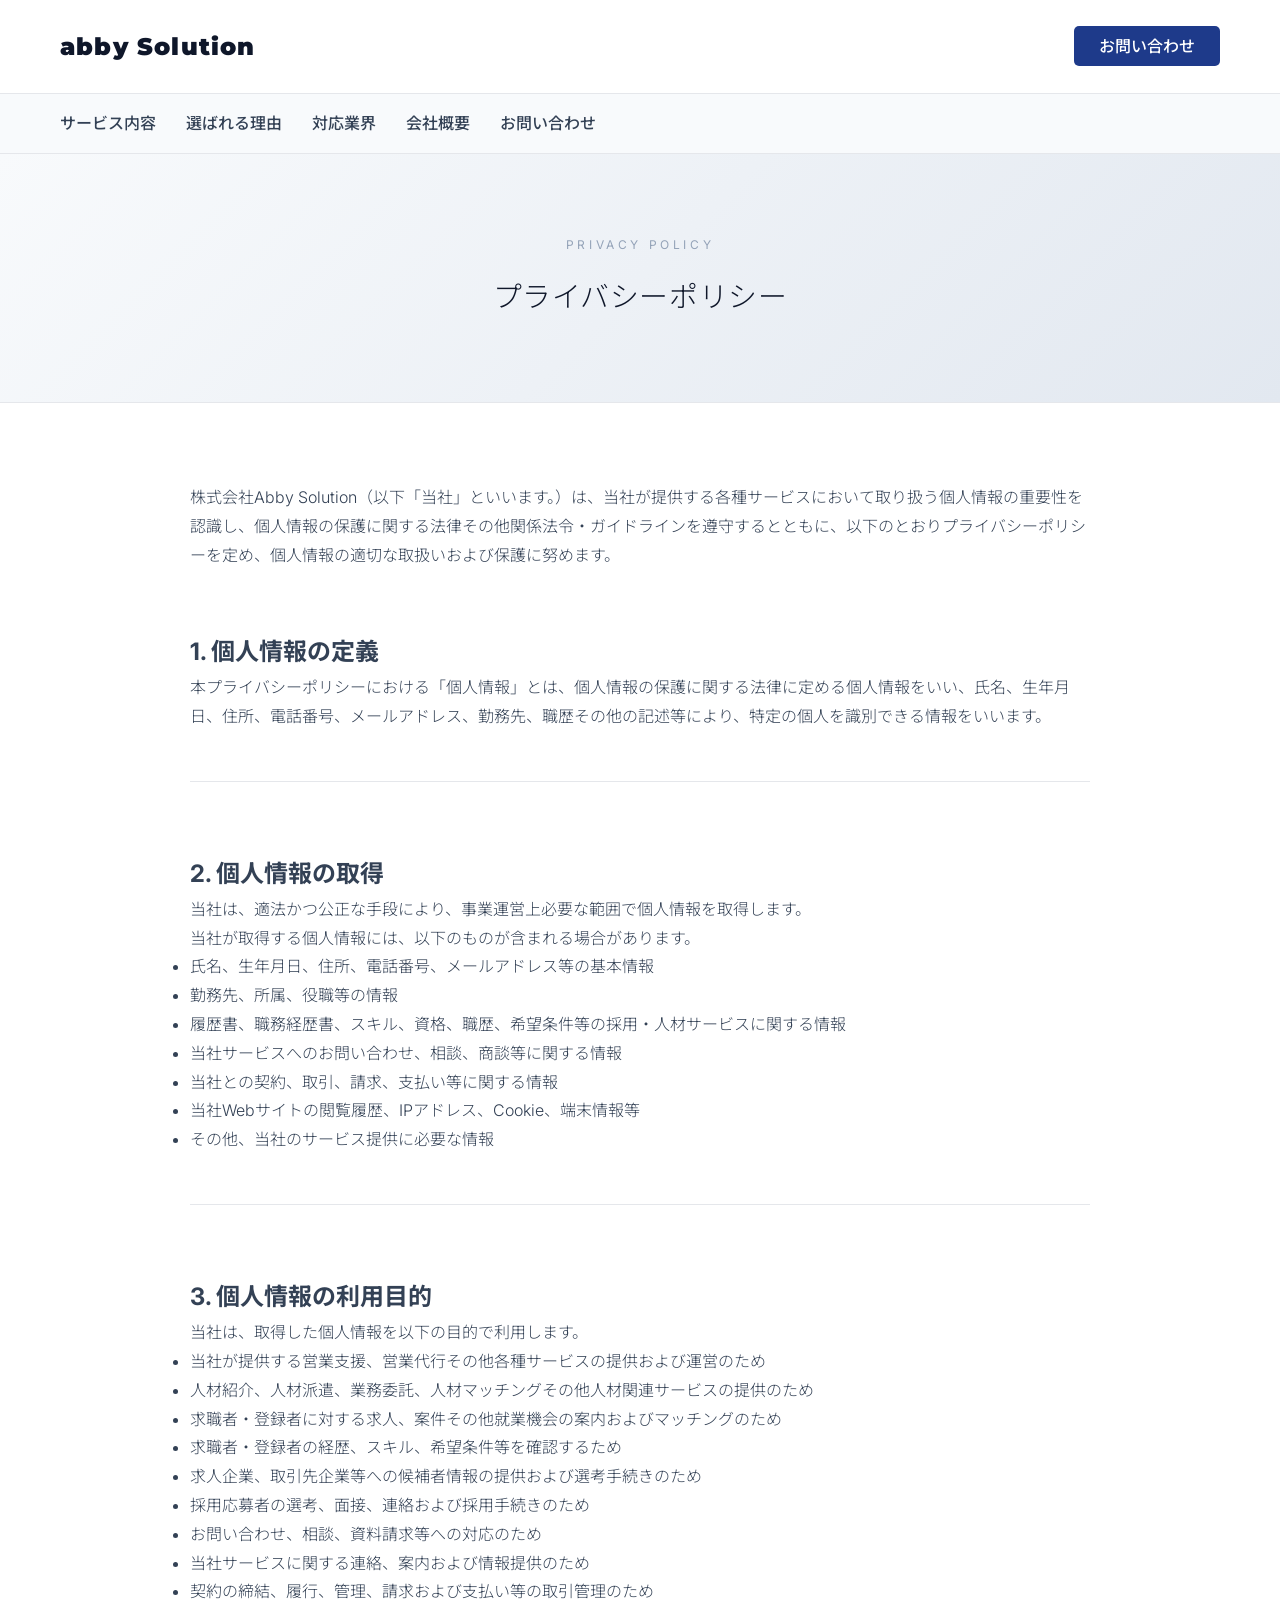
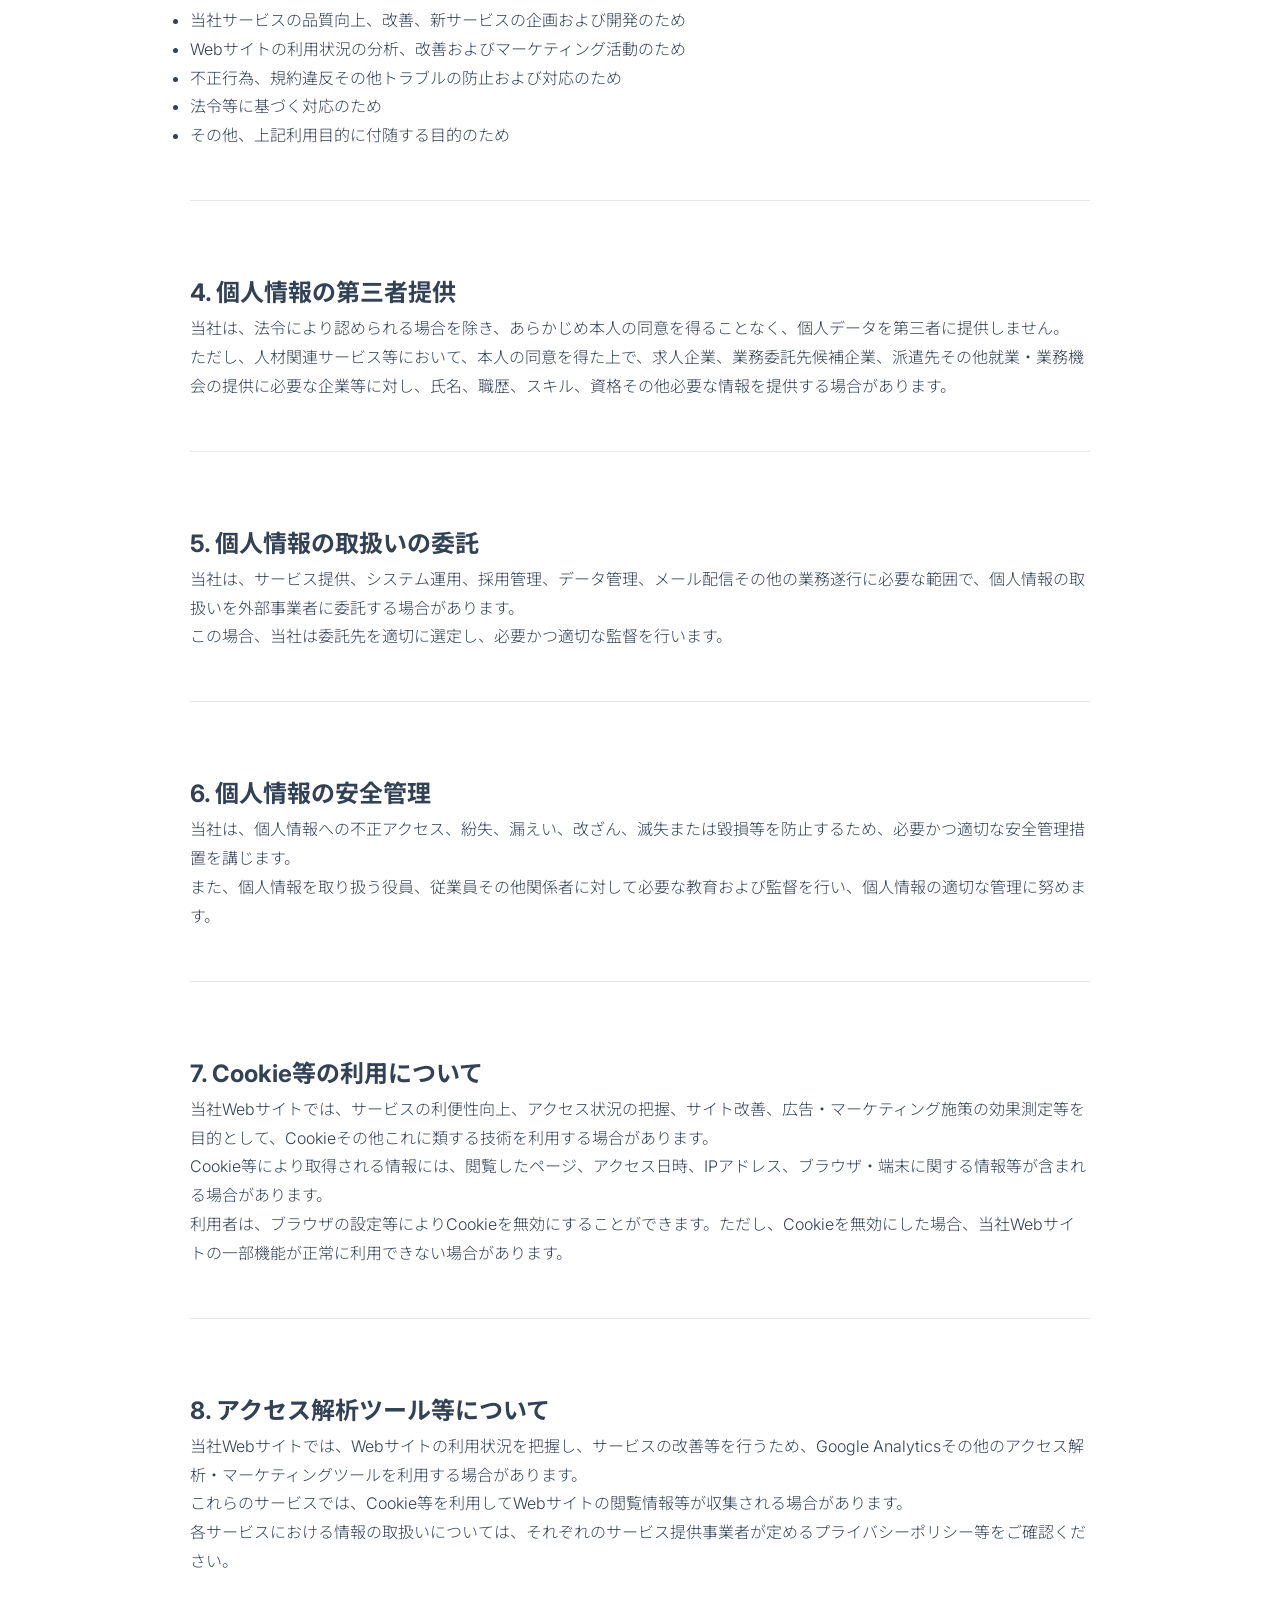
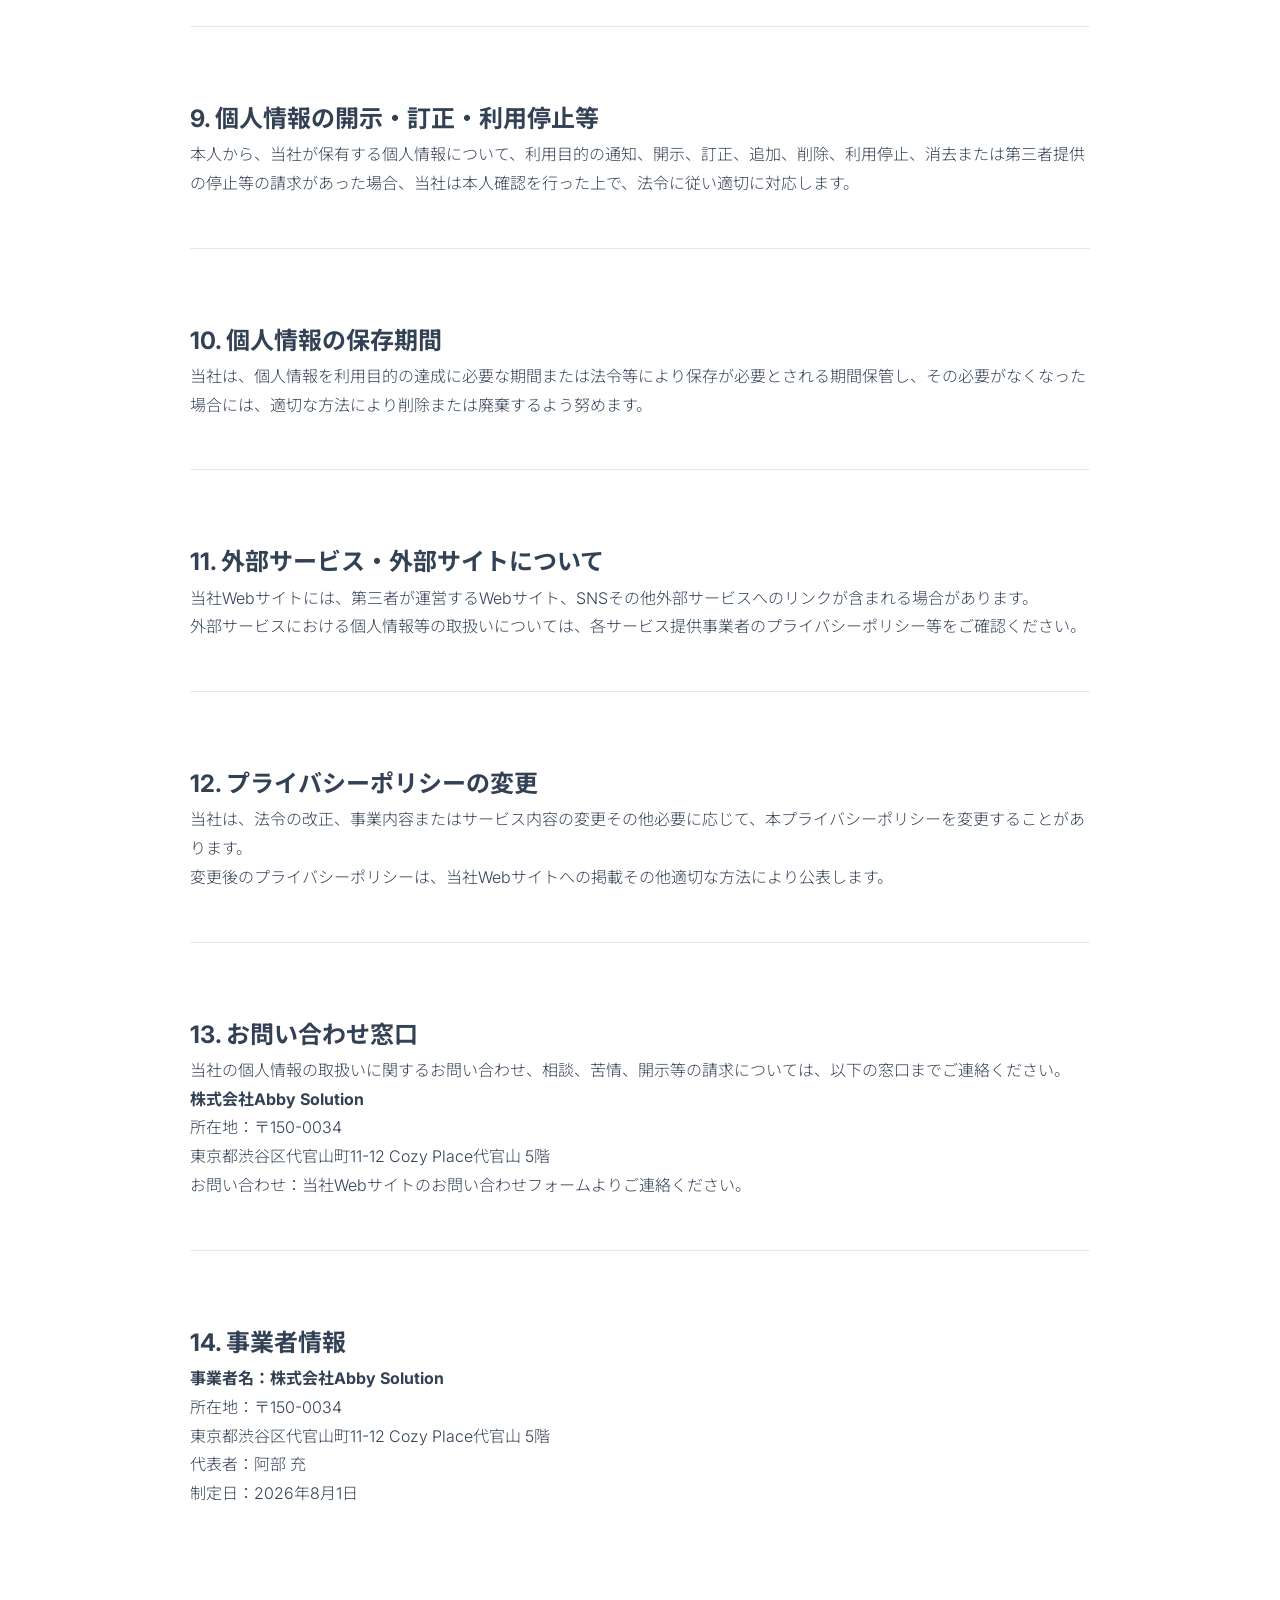
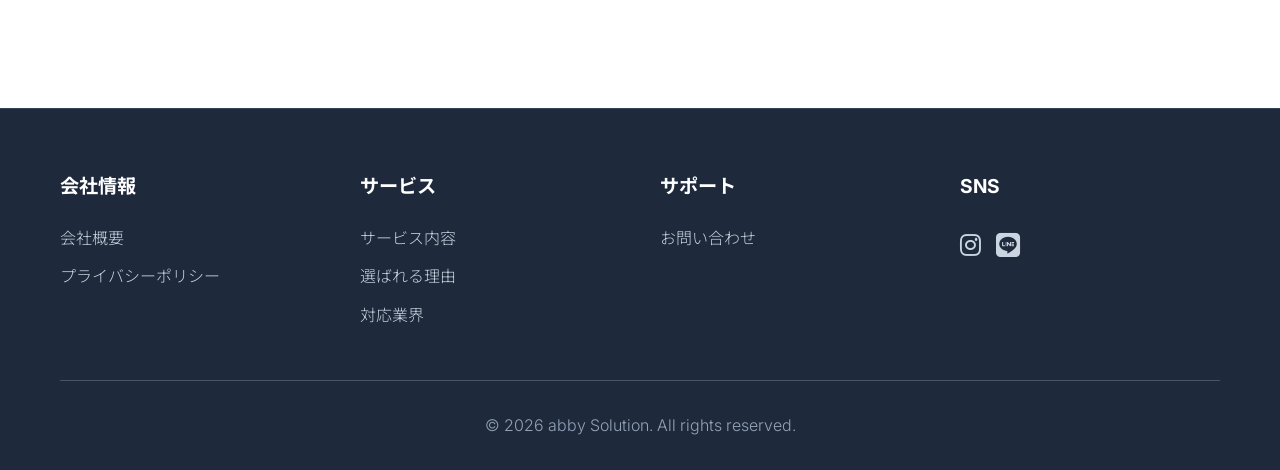
<file: privacy.html>
<!DOCTYPE html>
<html lang="ja">
<head>
    <meta charset="UTF-8">
    <meta name="viewport" content="width=device-width, initial-scale=1.0">
    <title>プライバシーポリシー - abby Solution</title>
    <link rel="canonical" href="https://abby-hr.com/privacy.html">
    
    <link rel="stylesheet" href="css/sales-support.css">
    <link rel="stylesheet" href="https://cdn.jsdelivr.net/npm/@fortawesome/fontawesome-free@6.4.0/css/all.min.css">
    <link href="https://fonts.googleapis.com/css2?family=Montserrat:wght@900&family=Inter:wght@300;400;500;600;700&family=Noto+Sans+JP:wght@300;400;500;600;700&display=swap" rel="stylesheet">
</head>
<body>
    <header class="header">
        <div class="header-top">
            <div class="container">
                <a href="index.html" class="logo">abby Solution</a>
                <div class="header-icons">
                    <a href="inquiry.html" class="btn-header-contact">お問い合わせ</a>
                </div>
            </div>
        </div>
        <nav class="header-nav">
            <div class="container">
                <button class="menu-toggle" aria-label="メニューを開く">
                    <i class="fas fa-bars"></i>
                </button>
                <ul class="nav-menu">
                    <li><a href="index.html#services">サービス内容</a></li>
                    <li><a href="index.html#strengths">選ばれる理由</a></li>
                    <li><a href="index.html#industries">対応業界</a></li>
                    <li><a href="index.html#company">会社概要</a></li>
                    <li><a href="inquiry.html">お問い合わせ</a></li>
                </ul>
            </div>
        </nav>
    </header>

    <section class="page-header">
        <div class="container">
            <h1 class="page-title">PRIVACY POLICY</h1>
            <p class="page-subtitle">プライバシーポリシー</p>
        </div>
    </section>

    <section class="section">
        <div class="container">
            <div class="legal-content">
                <p class="legal-intro">
                    株式会社Abby Solution（以下「当社」といいます。）は、当社が提供する各種サービスにおいて取り扱う個人情報の重要性を認識し、個人情報の保護に関する法律その他関係法令・ガイドラインを遵守するとともに、以下のとおりプライバシーポリシーを定め、個人情報の適切な取扱いおよび保護に努めます。
                </p>

                <div class="legal-section">
                    <h2>1. 個人情報の定義</h2>
                    <p>本プライバシーポリシーにおける「個人情報」とは、個人情報の保護に関する法律に定める個人情報をいい、氏名、生年月日、住所、電話番号、メールアドレス、勤務先、職歴その他の記述等により、特定の個人を識別できる情報をいいます。</p>
                </div>

                <div class="legal-section">
                    <h2>2. 個人情報の取得</h2>
                    <p>当社は、適法かつ公正な手段により、事業運営上必要な範囲で個人情報を取得します。</p>
                    <p>当社が取得する個人情報には、以下のものが含まれる場合があります。</p>
                    <ul>
                        <li>氏名、生年月日、住所、電話番号、メールアドレス等の基本情報</li>
                        <li>勤務先、所属、役職等の情報</li>
                        <li>履歴書、職務経歴書、スキル、資格、職歴、希望条件等の採用・人材サービスに関する情報</li>
                        <li>当社サービスへのお問い合わせ、相談、商談等に関する情報</li>
                        <li>当社との契約、取引、請求、支払い等に関する情報</li>
                        <li>当社Webサイトの閲覧履歴、IPアドレス、Cookie、端末情報等</li>
                        <li>その他、当社のサービス提供に必要な情報</li>
                    </ul>
                </div>

                <div class="legal-section">
                    <h2>3. 個人情報の利用目的</h2>
                    <p>当社は、取得した個人情報を以下の目的で利用します。</p>
                    <ul>
                        <li>当社が提供する営業支援、営業代行その他各種サービスの提供および運営のため</li>
                        <li>人材紹介、人材派遣、業務委託、人材マッチングその他人材関連サービスの提供のため</li>
                        <li>求職者・登録者に対する求人、案件その他就業機会の案内およびマッチングのため</li>
                        <li>求職者・登録者の経歴、スキル、希望条件等を確認するため</li>
                        <li>求人企業、取引先企業等への候補者情報の提供および選考手続きのため</li>
                        <li>採用応募者の選考、面接、連絡および採用手続きのため</li>
                        <li>お問い合わせ、相談、資料請求等への対応のため</li>
                        <li>当社サービスに関する連絡、案内および情報提供のため</li>
                        <li>契約の締結、履行、管理、請求および支払い等の取引管理のため</li>
                        <li>当社サービスの品質向上、改善、新サービスの企画および開発のため</li>
                        <li>Webサイトの利用状況の分析、改善およびマーケティング活動のため</li>
                        <li>不正行為、規約違反その他トラブルの防止および対応のため</li>
                        <li>法令等に基づく対応のため</li>
                        <li>その他、上記利用目的に付随する目的のため</li>
                    </ul>
                </div>

                <div class="legal-section">
                    <h2>4. 個人情報の第三者提供</h2>
                    <p>当社は、法令により認められる場合を除き、あらかじめ本人の同意を得ることなく、個人データを第三者に提供しません。</p>
                    <p>ただし、人材関連サービス等において、本人の同意を得た上で、求人企業、業務委託先候補企業、派遣先その他就業・業務機会の提供に必要な企業等に対し、氏名、職歴、スキル、資格その他必要な情報を提供する場合があります。</p>
                </div>

                <div class="legal-section">
                    <h2>5. 個人情報の取扱いの委託</h2>
                    <p>当社は、サービス提供、システム運用、採用管理、データ管理、メール配信その他の業務遂行に必要な範囲で、個人情報の取扱いを外部事業者に委託する場合があります。</p>
                    <p>この場合、当社は委託先を適切に選定し、必要かつ適切な監督を行います。</p>
                </div>

                <div class="legal-section">
                    <h2>6. 個人情報の安全管理</h2>
                    <p>当社は、個人情報への不正アクセス、紛失、漏えい、改ざん、滅失または毀損等を防止するため、必要かつ適切な安全管理措置を講じます。</p>
                    <p>また、個人情報を取り扱う役員、従業員その他関係者に対して必要な教育および監督を行い、個人情報の適切な管理に努めます。</p>
                </div>

                <div class="legal-section">
                    <h2>7. Cookie等の利用について</h2>
                    <p>当社Webサイトでは、サービスの利便性向上、アクセス状況の把握、サイト改善、広告・マーケティング施策の効果測定等を目的として、Cookieその他これに類する技術を利用する場合があります。</p>
                    <p>Cookie等により取得される情報には、閲覧したページ、アクセス日時、IPアドレス、ブラウザ・端末に関する情報等が含まれる場合があります。</p>
                    <p>利用者は、ブラウザの設定等によりCookieを無効にすることができます。ただし、Cookieを無効にした場合、当社Webサイトの一部機能が正常に利用できない場合があります。</p>
                </div>

                <div class="legal-section">
                    <h2>8. アクセス解析ツール等について</h2>
                    <p>当社Webサイトでは、Webサイトの利用状況を把握し、サービスの改善等を行うため、Google Analyticsその他のアクセス解析・マーケティングツールを利用する場合があります。</p>
                    <p>これらのサービスでは、Cookie等を利用してWebサイトの閲覧情報等が収集される場合があります。</p>
                    <p>各サービスにおける情報の取扱いについては、それぞれのサービス提供事業者が定めるプライバシーポリシー等をご確認ください。</p>
                </div>

                <div class="legal-section">
                    <h2>9. 個人情報の開示・訂正・利用停止等</h2>
                    <p>本人から、当社が保有する個人情報について、利用目的の通知、開示、訂正、追加、削除、利用停止、消去または第三者提供の停止等の請求があった場合、当社は本人確認を行った上で、法令に従い適切に対応します。</p>
                </div>

                <div class="legal-section">
                    <h2>10. 個人情報の保存期間</h2>
                    <p>当社は、個人情報を利用目的の達成に必要な期間または法令等により保存が必要とされる期間保管し、その必要がなくなった場合には、適切な方法により削除または廃棄するよう努めます。</p>
                </div>

                <div class="legal-section">
                    <h2>11. 外部サービス・外部サイトについて</h2>
                    <p>当社Webサイトには、第三者が運営するWebサイト、SNSその他外部サービスへのリンクが含まれる場合があります。</p>
                    <p>外部サービスにおける個人情報等の取扱いについては、各サービス提供事業者のプライバシーポリシー等をご確認ください。</p>
                </div>

                <div class="legal-section">
                    <h2>12. プライバシーポリシーの変更</h2>
                    <p>当社は、法令の改正、事業内容またはサービス内容の変更その他必要に応じて、本プライバシーポリシーを変更することがあります。</p>
                    <p>変更後のプライバシーポリシーは、当社Webサイトへの掲載その他適切な方法により公表します。</p>
                </div>

                <div class="legal-section">
                    <h2>13. お問い合わせ窓口</h2>
                    <p>当社の個人情報の取扱いに関するお問い合わせ、相談、苦情、開示等の請求については、以下の窓口までご連絡ください。</p>
                    <div class="contact-box">
                        <p><strong>株式会社Abby Solution</strong></p>
                        <p>所在地：〒150-0034<br>東京都渋谷区代官山町11-12 Cozy Place代官山 5階</p>
                        <p>お問い合わせ：当社Webサイトのお問い合わせフォームよりご連絡ください。</p>
                    </div>
                </div>

                <div class="legal-section">
                    <h2>14. 事業者情報</h2>
                    <div class="contact-box">
                        <p><strong>事業者名：株式会社Abby Solution</strong></p>
                        <p>所在地：〒150-0034<br>東京都渋谷区代官山町11-12 Cozy Place代官山 5階</p>
                        <p>代表者：阿部 充</p>
                        <p>制定日：2026年8月1日</p>
                    </div>
                </div>
            </div>
        </div>
    </section>

    <footer class="footer">
        <div class="container">
            <div class="footer-content">
                <div class="footer-section">
                    <h3>会社情報</h3>
                    <ul class="footer-links">
                        <li><a href="index.html#company">会社概要</a></li>
                        <li><a href="privacy.html">プライバシーポリシー</a></li>
                    </ul>
                </div>
                <div class="footer-section">
                    <h3>サービス</h3>
                    <ul class="footer-links">
                        <li><a href="index.html#services">サービス内容</a></li>
                        <li><a href="index.html#strengths">選ばれる理由</a></li>
                        <li><a href="index.html#industries">対応業界</a></li>
                    </ul>
                </div>
                <div class="footer-section">
                    <h3>サポート</h3>
                    <ul class="footer-links">
                        <li><a href="inquiry.html">お問い合わせ</a></li>
                    </ul>
                </div>
                <div class="footer-section">
                    <h3>SNS</h3>
                    <div class="social-links">
                        <a href="https://www.instagram.com/_abby0228_" target="_blank" rel="noopener noreferrer" aria-label="Instagram"><i class="fab fa-instagram"></i></a>
                        <a href="https://lin.ee/yBD59DW" target="_blank" rel="noopener noreferrer" aria-label="LINE"><i class="fab fa-line"></i></a>
                    </div>
                </div>
            </div>
            <div class="footer-bottom">
                <p>&copy; 2026 abby Solution. All rights reserved.</p>
            </div>
        </div>
    </footer>

    <script>
        const menuToggle = document.querySelector('.menu-toggle');
        const navMenu = document.querySelector('.nav-menu');

        if (menuToggle) {
            menuToggle.addEventListener('click', () => {
                navMenu.classList.toggle('active');
                menuToggle.classList.toggle('active');
            });
        }
    </script>
</body>
</html>
</file>
<file: css/corporate.css>
/* Corporate Top Page - Handwriting Animation */
/* Updated: 2026-08-07 - Card Illustrations Added */

/* ========================================
   Reset & Base Styles
   ======================================== */
* {
    margin: 0;
    padding: 0;
    box-sizing: border-box;
}

body {
    font-family: 'Noto Sans JP', 'Inter', sans-serif;
    line-height: 1.8;
    color: #1a1a1a;
    background-color: #ffffff;
    overflow-x: hidden;
    -webkit-text-size-adjust: 100%;
}

.container {
    max-width: 1200px;
    margin: 0 auto;
    padding: 0 20px;
}

/* ========================================
   First View - Handwriting Animation
   ======================================== */
.first-view {
    min-height: 100vh;
    display: flex;
    align-items: center;
    justify-content: center;
    background: #ffffff;
    position: relative;
}

.signature-container {
    text-align: center;
    position: relative;
    display: flex;
    justify-content: center;
    align-items: center;
}

/* Typing Logo */
.typing-logo {
    font-family: 'Montserrat', sans-serif;
    font-size: clamp(2rem, 7.5vw, 6rem);
    font-weight: 900;
    color: #0f172a;
    margin: 0;
    padding: 0;
    letter-spacing: 0;
    line-height: 1;
    white-space: nowrap;
    display: inline-block;
}

.typing-logo .cursor {
    display: inline-block;
    animation: blink 0.8s infinite;
    margin-left: 2px;
    font-weight: 100;
    opacity: 0.4;
    transform: scaleX(0.3);
}

@keyframes blink {
    0%, 50% {
        opacity: 1;
    }
    51%, 100% {
        opacity: 0;
    }
}

/* Tagline fade in after signature */
.tagline {
    margin-top: 60px;
    opacity: 0;
    animation: fadeInUp 0.8s ease-out 3.8s forwards;
}

.tagline p {
    font-size: 1.1rem;
    color: #64748b;
    font-weight: 400;
    line-height: 1.8;
    letter-spacing: 0.05em;
}

@keyframes fadeInUp {
    from {
        opacity: 0;
        transform: translateY(20px);
    }
    to {
        opacity: 1;
        transform: translateY(0);
    }
}

/* Scroll Indicator */
.scroll-indicator {
    position: fixed;
    bottom: 40px;
    left: 50%;
    transform: translateX(-50%);
    text-align: center;
    opacity: 1;
    z-index: 10;
}

.scroll-indicator span {
    display: block;
    font-size: 0.75rem;
    letter-spacing: 0.2em;
    color: #94a3b8;
    margin-bottom: 15px;
}

.scroll-line {
    width: 1px;
    height: 60px;
    background: linear-gradient(to bottom, #94a3b8, transparent);
    margin: 0 auto;
    animation: scrollLineMove 1.5s ease-in-out infinite;
}

@keyframes scrollLineMove {
    0%, 100% {
        transform: translateY(0);
        opacity: 1;
    }
    50% {
        transform: translateY(15px);
        opacity: 0.3;
    }
}

@keyframes fadeIn {
    to {
        opacity: 1;
    }
}

/* ========================================
   Navigation
   ======================================== */
.main-nav {
    background: rgba(255, 255, 255, 0.95);
    backdrop-filter: blur(10px);
    border-bottom: 0.5px solid #e5e7eb;
    padding: 25px 0;
    opacity: 0;
    animation: fadeIn 0.8s ease-out 2.3s forwards;
    position: sticky;
    top: 0;
    z-index: 1000;
}

.main-nav .container {
    display: flex;
    justify-content: center;
    gap: 50px;
}

.nav-link {
    font-size: 0.75rem;
    letter-spacing: 0.2em;
    color: #64748b;
    text-decoration: none;
    font-weight: 300;
    transition: all 0.3s;
    position: relative;
}

.nav-link::after {
    content: '';
    position: absolute;
    bottom: -5px;
    left: 0;
    width: 0;
    height: 0.5px;
    background: #0f172a;
    transition: width 0.3s;
}

.nav-link:hover::after {
    width: 100%;
}

.nav-link:hover {
    color: #0f172a;
}

/* ========================================
   Business Cards Section
   ======================================== */
.business-cards {
    padding: 120px 0;
    background: #ffffff;
    position: relative;
    overflow: hidden;
}

.business-cards .section-title {
    text-align: center;
    font-size: 0.75rem;
    color: #94a3b8;
    margin-bottom: 15px;
    font-weight: 400;
    letter-spacing: 0.3em;
    text-transform: uppercase;
}

.business-cards .section-subtitle {
    text-align: center;
    color: #0f172a;
    font-size: 1.8rem;
    margin-bottom: 80px;
    font-weight: 300;
    letter-spacing: 0.02em;
}

.cards-grid {
    display: grid;
    grid-template-columns: repeat(auto-fit, minmax(450px, 1fr));
    gap: 40px;
    margin-top: 50px;
}

.business-card {
    background: white;
    border-radius: 0;
    overflow: hidden;
    border: 0.5px solid #e5e7eb;
    transition: all 0.4s ease;
    display: flex;
    flex-direction: column;
    height: 100%;
}

.business-card:hover {
    border-color: #94a3b8;
    transform: translateY(-5px);
    box-shadow: 0 8px 30px rgba(0, 0, 0, 0.04);
}

.card-header {
    padding: 50px 40px;
    position: relative;
    min-height: 400px;
    display: flex;
    flex-direction: column;
    justify-content: center;
}

.card-header.sales-support {
    background: #fafafa;
    color: #0f172a;
    border-bottom: 0.5px solid #e5e7eb;
}

.card-icon {
    font-size: 1.5rem;
    margin-bottom: 20px;
    opacity: 0.4;
    font-weight: 300;
}

.card-illustration {
    width: 100%;
    max-width: 200px;
    height: 200px;
    margin: 0 auto 30px;
    display: flex;
    justify-content: center;
    align-items: center;
}

.card-illustration img {
    width: auto;
    height: 100%;
    max-width: 100%;
    object-fit: contain;
    opacity: 0.85;
    filter: grayscale(10%);
}

.card-header h3 {
    font-size: 1.4rem;
    margin-bottom: 15px;
    font-weight: 300;
    letter-spacing: 0.05em;
}

.card-header p {
    font-size: 0.85rem;
    opacity: 0.6;
    line-height: 1.8;
    font-weight: 300;
    letter-spacing: 0.02em;
}

.card-body {
    padding: 40px;
    flex: 1;
    display: flex;
    flex-direction: column;
    justify-content: space-between;
}

.card-features {
    list-style: none;
    margin-bottom: 30px;
}

.card-features li {
    padding: 15px 0;
    border-bottom: 0.5px solid #f1f5f9;
    color: #64748b;
    font-size: 0.9rem;
    font-weight: 300;
    letter-spacing: 0.01em;
}

.card-features li:last-child {
    border-bottom: none;
}

.card-features li::before {
    content: '·';
    color: #cbd5e1;
    font-weight: 300;
    margin-right: 15px;
    font-size: 1.2rem;
}

.card-body .btn-card {
    width: 100%;
    text-align: center;
    padding: 14px;
    border-radius: 0;
    text-decoration: none;
    font-weight: 500;
    transition: all 0.3s;
    display: block;
    letter-spacing: 0.05em;
    font-size: 0.95rem;
}

.btn-card.blue {
    background: transparent;
    color: #0f172a;
    border: 0.5px solid #cbd5e1;
    font-weight: 300;
}

.btn-card.blue:hover {
    background: #0f172a;
    color: white;
    border-color: #0f172a;
}

/* ========================================
   About Section
   ======================================== */
.about-section {
    padding: 120px 0;
    background: #fafafa;
    border-top: 0.5px solid #e5e7eb;
    border-bottom: 0.5px solid #e5e7eb;
}

.about-section .section-title {
    font-size: 0.75rem;
    color: #94a3b8;
    margin-bottom: 15px;
    font-weight: 400;
    text-align: center;
    letter-spacing: 0.3em;
    text-transform: uppercase;
}

.about-section .section-heading {
    font-size: 1.8rem;
    color: #0f172a;
    margin-bottom: 60px;
    font-weight: 300;
    text-align: center;
    letter-spacing: 0.02em;
}

.about-content {
    display: grid;
    grid-template-columns: 1.2fr 1fr;
    gap: 60px;
    align-items: center;
}

.about-text p {
    font-size: 0.95rem;
    line-height: 2.2;
    color: #64748b;
    margin-bottom: 30px;
    font-weight: 300;
    letter-spacing: 0.02em;
}

.about-illustration {
    display: flex;
    justify-content: center;
    align-items: center;
}

.about-illustration img {
    filter: grayscale(30%);
    opacity: 0.6;
}

/* ========================================
   Company Info Section
   ======================================== */
.company-section {
    padding: 120px 0;
    background: #ffffff;
}

.company-section .section-title {
    text-align: center;
    font-size: 0.75rem;
    color: #94a3b8;
    margin-bottom: 15px;
    font-weight: 400;
    letter-spacing: 0.3em;
    text-transform: uppercase;
}

.company-section .section-heading {
    text-align: center;
    font-size: 1.8rem;
    color: #0f172a;
    margin-bottom: 60px;
    font-weight: 300;
    letter-spacing: 0.02em;
}

.company-table {
    max-width: 900px;
    margin: 0 auto;
    background: white;
    border-radius: 0;
    overflow: hidden;
    border: 0.5px solid #e5e7eb;
}

.company-table table {
    width: 100%;
    border-collapse: collapse;
}

.company-table th,
.company-table td {
    padding: 25px 35px;
    text-align: left;
    border-bottom: 0.5px solid #f1f5f9;
}

.company-table th {
    background: #fafafa;
    color: #64748b;
    font-weight: 300;
    width: 200px;
    font-size: 0.9rem;
    letter-spacing: 0.02em;
}

.company-table td {
    color: #334155;
    font-weight: 300;
    font-size: 0.95rem;
    letter-spacing: 0.01em;
}

.company-table tr:last-child th,
.company-table tr:last-child td {
    border-bottom: none;
}

/* Officer list (align names vertically) */
.officer-list {
    display: grid;
    grid-template-columns: auto 1fr;
    gap: 4px 0;
    align-items: baseline;
}

.officer-role {
    white-space: nowrap;
}

.officer-name {
    white-space: nowrap;
}

/* ========================================
   Contact Section
   ======================================== */
.contact-section {
    padding: 120px 0;
    background: #fafafa;
}

.contact-section .section-title {
    text-align: center;
    font-size: 0.75rem;
    color: #94a3b8;
    margin-bottom: 15px;
    font-weight: 400;
    letter-spacing: 0.3em;
    text-transform: uppercase;
}

.contact-section .section-subtitle {
    text-align: center;
    color: #0f172a;
    font-size: 1.8rem;
    margin-bottom: 80px;
    font-weight: 300;
    letter-spacing: 0.02em;
}

.contact-grid {
    display: grid;
    grid-template-columns: repeat(3, 1fr);
    gap: 30px;
    max-width: 1200px;
    margin: 80px auto 0;
}

.contact-item {
    text-align: center;
    padding: 50px 30px;
    background: white;
    border: 0.5px solid #e5e7eb;
    transition: all 0.3s ease;
}

.contact-item:hover {
    border-color: #cbd5e1;
    transform: translateY(-5px);
}

.contact-label {
    font-size: 0.75rem;
    letter-spacing: 0.3em;
    text-transform: uppercase;
    color: #94a3b8;
    margin-bottom: 20px;
    font-weight: 300;
}

.contact-value {
    display: block;
    font-size: 1.5rem;
    color: #0f172a;
    text-decoration: none;
    font-weight: 300;
    margin-bottom: 15px;
    transition: color 0.3s ease;
    letter-spacing: 0.02em;
}

.contact-value:hover {
    color: #64748b;
}

.contact-line {
    display: inline-flex;
    align-items: center;
    gap: 8px;
    font-size: 1.2rem;
}

.contact-line i {
    font-size: 1.5rem;
    color: #00B900;
}

.contact-note {
    font-size: 0.85rem;
    color: #94a3b8;
    font-weight: 300;
    letter-spacing: 0.02em;
}

/* ========================================
   Footer
   ======================================== */
.footer {
    background: #0f172a;
    color: #94a3b8;
    padding: 60px 0 30px;
    border-top: 1px solid #1e293b;
}

.footer-content {
    display: grid;
    grid-template-columns: repeat(auto-fit, minmax(250px, 1fr));
    gap: 40px;
    margin-bottom: 40px;
}

.footer-section h3 {
    color: white;
    margin-bottom: 20px;
    font-size: 1.2rem;
}

.footer-links {
    list-style: none;
}

.footer-links li {
    margin-bottom: 10px;
}

.footer-links a {
    color: #94a3b8;
    text-decoration: none;
    transition: color 0.3s;
}

.footer-links a:hover {
    color: white;
}

.social-links {
    display: flex;
    gap: 15px;
    margin-top: 20px;
}

.social-links a {
    color: #94a3b8;
    font-size: 1.5rem;
    transition: color 0.3s;
}

.social-links a:hover {
    color: white;
}

.footer-bottom {
    border-top: 1px solid #334155;
    padding-top: 30px;
    text-align: center;
    color: #64748b;
}

/* ========================================
   Responsive Design
   ======================================== */
@media (max-width: 768px) {
    .first-view {
        min-height: 100vh;
        min-height: 100svh;
        padding: 0 20px;
    }

    .typing-logo {
        font-size: clamp(1.75rem, 8.5vw, 3.5rem);
    }

    .scroll-indicator {
        bottom: 30px;
    }

    .main-nav .container {
        flex-wrap: wrap;
        gap: 8px 20px;
    }

    .nav-link {
        font-size: 0.8rem;
        padding: 10px 4px;
        display: inline-block;
    }

    .cards-grid {
        grid-template-columns: 1fr;
    }

    .about-content {
        grid-template-columns: 1fr;
        gap: 40px;
    }

    .about-illustration {
        order: -1;
    }

    .company-table th,
    .company-table td {
        display: block;
        width: 100%;
        padding: 15px 20px;
    }

    .company-table th {
        border-bottom: none;
        background: #0f172a;
        color: white;
    }

    .company-table td {
        padding-bottom: 30px;
    }

    .contact-grid {
        grid-template-columns: 1fr;
        gap: 30px;
    }

    .contact-item {
        padding: 40px 20px;
    }

    .business-cards .section-subtitle,
    .contact-section .section-subtitle {
        font-size: 1.5rem;
        margin-bottom: 50px;
    }

    .footer-links a {
        display: inline-block;
        padding: 6px 0;
    }
}

@media (max-width: 480px) {
    .first-view {
        padding: 0 20px;
    }

    .typing-logo {
        font-size: clamp(1.5rem, 9vw, 2.5rem);
    }

    .business-cards,
    .about-section,
    .company-section {
        padding: 60px 0;
    }

    .card-header {
        padding: 30px 25px;
        min-height: 320px;
    }

    .card-body {
        padding: 25px;
    }

    .card-illustration {
        max-width: 160px;
        height: 160px;
    }

    .main-nav {
        padding: 16px 0;
    }

    .main-nav .container {
        gap: 6px 16px;
    }

    .nav-link {
        font-size: 0.72rem;
        letter-spacing: 0.15em;
    }

    .contact-item {
        padding: 35px 20px;
    }

    .contact-value {
        font-size: 1.1rem;
        word-break: break-word;
    }

    .company-table td {
        word-break: break-word;
    }
}
</file>
<file: css/sales-support.css>
/* Sales Support Business - Minimal Design (Unified with Corporate) */

/* ========================================
   Reset & Base Styles
   ======================================== */
* {
    margin: 0;
    padding: 0;
    box-sizing: border-box;
}

body {
    font-family: 'Inter', 'Noto Sans JP', sans-serif;
    line-height: 1.8;
    color: #334155;
    background-color: #ffffff;
    font-weight: 300;
    overflow-x: hidden;
    -webkit-text-size-adjust: 100%;
}

.container {
    max-width: 1200px;
    margin: 0 auto;
    padding: 0 20px;
}

/* ========================================
   Header
   ======================================== */
.header {
    background: rgba(255, 255, 255, 0.95);
    backdrop-filter: blur(10px);
    border-bottom: 0.5px solid #e5e7eb;
    position: sticky;
    top: 0;
    z-index: 1000;
}

.header-top {
    padding: 25px 0;
    border-bottom: 0.5px solid #e5e7eb;
}

.header-top .container {
    display: flex;
    justify-content: space-between;
    align-items: center;
}

.logo {
    font-family: 'Montserrat', sans-serif;
    font-size: 1.5rem;
    font-weight: 900;
    color: #0f172a;
    text-decoration: none;
    letter-spacing: 0.05em;
}

.header-nav {
    background: #f8fafc;
}

.nav-menu {
    list-style: none;
    display: flex;
    gap: 30px;
    padding: 15px 0;
}

.nav-menu a {
    color: #334155;
    text-decoration: none;
    font-weight: 500;
    transition: color 0.3s;
}

.nav-menu a:hover {
    color: #1e3a8a;
}

.btn-header-contact {
    background: #1e3a8a;
    color: white;
    padding: 10px 25px;
    border-radius: 5px;
    text-decoration: none;
    font-weight: 500;
    transition: background 0.3s;
}

.btn-header-contact:hover {
    background: #1e40af;
}

/* Mobile Menu Toggle */
.menu-toggle {
    display: none;
    background: none;
    border: none;
    font-size: 1.5rem;
    cursor: pointer;
    color: #1e3a8a;
}

/* ========================================
   Hero Section
   ======================================== */
.hero {
    background: linear-gradient(135deg, #f0f9ff 0%, #e0f2fe 100%);
    color: #1e3a8a;
    padding: 100px 0;
    position: relative;
    overflow: hidden;
}

.hero-container {
    display: grid;
    grid-template-columns: 1fr 1fr;
    gap: 60px;
    align-items: center;
}

.hero-text {
    z-index: 1;
}

.hero-illustration {
    display: flex;
    justify-content: center;
    align-items: center;
}

.hero-illustration img {
    max-width: 100%;
    height: auto;
    animation: float 3s ease-in-out infinite;
}

@keyframes float {
    0%, 100% { transform: translateY(0); }
    50% { transform: translateY(-20px); }
}

.hero h1 {
    font-size: 2.5rem;
    font-weight: 700;
    margin-bottom: 25px;
    line-height: 1.4;
    color: #1e3a8a;
}

.hero .subtitle {
    font-size: 1.2rem;
    margin-bottom: 40px;
    color: #475569;
    line-height: 1.8;
}

.hero-buttons {
    display: flex;
    gap: 20px;
    flex-wrap: wrap;
}

.btn-primary, .btn-secondary {
    padding: 15px 40px;
    border-radius: 5px;
    text-decoration: none;
    font-weight: 600;
    font-size: 1.1rem;
    font-family: 'Noto Sans JP', sans-serif;
    letter-spacing: 0.05em;
    transition: all 0.3s;
}

.btn-primary {
    background: white;
    color: #1e3a8a;
    font-weight: 600;
}

.btn-primary:hover {
    transform: translateY(-2px);
    box-shadow: 0 10px 20px rgba(0, 0, 0, 0.2);
}

.btn-secondary {
    background: transparent;
    color: white;
    border: 2px solid white;
    font-weight: 600;
}

.btn-secondary:hover {
    background: white;
    color: #1e3a8a;
}

/* ========================================
   Section Styles
   ======================================== */
.section {
    padding: 80px 0;
}

/* Page Header */
.page-header {
    background: linear-gradient(135deg, #f8fafc 0%, #e2e8f0 100%);
    padding: 80px 0;
    text-align: center;
    border-bottom: 0.5px solid #e5e7eb;
}

.page-title {
    font-size: 0.75rem;
    color: #94a3b8;
    margin-bottom: 15px;
    font-weight: 400;
    letter-spacing: 0.3em;
    text-transform: uppercase;
}

.page-subtitle {
    color: #0f172a;
    font-size: 1.8rem;
    margin-bottom: 0;
    font-weight: 300;
    letter-spacing: 0.02em;
}

.section-title {
    text-align: center;
    font-size: 0.75rem;
    color: #94a3b8;
    margin-bottom: 15px;
    font-weight: 400;
    letter-spacing: 0.3em;
    text-transform: uppercase;
}

.section-subtitle {
    text-align: center;
    color: #0f172a;
    font-size: 1.8rem;
    margin-bottom: 80px;
    font-weight: 300;
    letter-spacing: 0.02em;
}

/* ========================================
   Services Grid
   ======================================== */
.services-grid {
    display: grid;
    grid-template-columns: repeat(auto-fit, minmax(300px, 1fr));
    gap: 30px;
    margin-top: 40px;
}

.service-card {
    background: white;
    padding: 50px 30px;
    border: 0.5px solid #e5e7eb;
    border-radius: 0;
    transition: all 0.3s;
    text-align: center;
    display: flex;
    flex-direction: column;
    min-height: 400px;
}

.service-card:hover {
    transform: translateY(-5px);
    border-color: #cbd5e1;
    box-shadow: 0 8px 30px rgba(0, 0, 0, 0.04);
}

.service-illustration {
    display: flex;
    justify-content: center;
    align-items: center;
    height: 140px;
    margin-bottom: 30px;
}

.service-illustration i {
    font-size: 80px;
    color: #94a3b8;
    opacity: 0.6;
}

.service-illustration img {
    width: 140px;
    height: auto;
    max-height: 140px;
    object-fit: contain;
    transition: transform 0.3s;
}

.service-card:hover .service-illustration img {
    transform: scale(1.05);
}

.service-card h3 {
    font-size: 1.2rem;
    margin-bottom: 15px;
    color: #0f172a;
    font-weight: 400;
    letter-spacing: 0.02em;
}

.service-card p {
    color: #64748b;
    line-height: 1.8;
    font-weight: 300;
    font-size: 0.9rem;
}

/* ========================================
   Strengths Section
   ======================================== */
.strengths-section {
    background: white;
}

.strengths-grid {
    display: grid;
    grid-template-columns: repeat(3, 1fr);
    gap: 30px;
    max-width: 1100px;
    margin: 0 auto;
}

.strength-card {
    padding: 50px 35px;
    background: #fafafa;
    border: 0.5px solid #e5e7eb;
    transition: all 0.3s;
    position: relative;
}

.strength-card::after {
    content: '';
    position: absolute;
    bottom: 0;
    left: 0;
    width: 0;
    height: 3px;
    background: #0f172a;
    transition: width 0.3s;
}

.strength-card:hover {
    transform: translateY(-5px);
    border-color: #cbd5e1;
    box-shadow: 0 10px 30px rgba(0, 0, 0, 0.06);
}

.strength-card:hover::after {
    width: 100%;
}

.strength-number {
    font-family: 'Montserrat', sans-serif;
    font-size: 3rem;
    font-weight: 900;
    color: #e5e7eb;
    line-height: 1;
    margin-bottom: 25px;
}

.strength-card h3 {
    font-size: 1.2rem;
    margin-bottom: 15px;
    color: #0f172a;
    font-weight: 400;
    letter-spacing: 0.02em;
}

.strength-card p {
    color: #64748b;
    line-height: 1.8;
    font-weight: 300;
    font-size: 0.9rem;
}

/* ========================================
   Industries Section
   ======================================== */
.industries-grid {
    display: grid;
    grid-template-columns: repeat(4, 1fr);
    gap: 30px;
    max-width: 1000px;
    margin: 0 auto;
    padding: 0 20px;
}

.industry-card {
    display: flex;
    flex-direction: column;
    align-items: center;
    justify-content: center;
    padding: 40px 20px;
    background: white;
    border: 0.5px solid #e5e7eb;
    transition: all 0.3s ease;
    text-align: center;
    min-height: 150px;
}

.industry-card:hover {
    transform: translateY(-5px);
    box-shadow: 0 10px 30px rgba(0, 0, 0, 0.08);
    border-color: #cbd5e1;
}

.industry-card i {
    font-size: 2.5rem;
    color: #334155;
    margin-bottom: 15px;
    transition: color 0.3s ease;
}

.industry-card:hover i {
    color: #0f172a;
}

.industry-card h4 {
    font-size: 0.95rem;
    font-weight: 400;
    color: #334155;
    letter-spacing: 0.05em;
    line-height: 1.6;
}

/* Industries List (text list variant) */
.industries-list {
    display: flex;
    flex-wrap: wrap;
    justify-content: center;
    gap: 14px 12px;
    max-width: 900px;
    margin: 0 auto;
    padding: 0 20px;
}

.industry-item {
    display: inline-block;
    padding: 10px 22px;
    background: #fafafa;
    border: 0.5px solid #e5e7eb;
    color: #334155;
    font-size: 0.9rem;
    font-weight: 300;
    letter-spacing: 0.03em;
    line-height: 1.4;
    transition: all 0.3s ease;
}

.industry-item:hover {
    background: #0f172a;
    color: #ffffff;
    border-color: #0f172a;
}

/* ========================================
   CTA Section
   ======================================== */
.cta-section {
    background: linear-gradient(135deg, #1e3a8a 0%, #3b82f6 100%);
    color: white;
    padding: 80px 0;
    text-align: center;
    position: relative;
    overflow: hidden;
}

.cta-background {
    position: absolute;
    top: 0;
    left: 0;
    right: 0;
    bottom: 0;
    display: flex;
    justify-content: center;
    align-items: center;
    opacity: 0.15;
    pointer-events: none;
}

.cta-decoration {
    width: 600px;
    height: auto;
    animation: float-slow 6s ease-in-out infinite;
}

@keyframes float-slow {
    0%, 100% { transform: translateY(0) scale(1); }
    50% { transform: translateY(-30px) scale(1.05); }
}

.cta-content {
    position: relative;
    z-index: 1;
}

.cta-section h2 {
    font-size: 2.5rem;
    margin-bottom: 20px;
}

.cta-section p {
    font-size: 1.2rem;
    margin-bottom: 40px;
    opacity: 0.95;
}

.cta-section .btn-primary {
    background: white;
    color: #1e3a8a;
    box-shadow: 0 4px 15px rgba(0, 0, 0, 0.2);
}

.cta-section .btn-primary:hover {
    transform: translateY(-3px);
    box-shadow: 0 8px 25px rgba(0, 0, 0, 0.3);
}

/* ========================================
   Company Info Table
   ======================================== */
.company-table {
    width: 100%;
    max-width: 900px;
    margin: 40px auto 0;
    border-collapse: collapse;
    background: white;
}

.company-table th,
.company-table td {
    padding: 25px 35px;
    text-align: left;
    border-bottom: 0.5px solid #f1f5f9;
}

.company-table th {
    background: #fafafa;
    color: #64748b;
    font-weight: 300;
    width: 200px;
    font-size: 0.9rem;
    letter-spacing: 0.02em;
}

.company-table td {
    color: #334155;
    font-weight: 300;
    font-size: 0.95rem;
    letter-spacing: 0.01em;
}

.company-table tr:last-child th,
.company-table tr:last-child td {
    border-bottom: none;
}

/* Officer list (align names vertically) */
.officer-list {
    display: grid;
    grid-template-columns: auto 1fr;
    gap: 4px 0;
    align-items: baseline;
}

.officer-role {
    white-space: nowrap;
}

.officer-name {
    white-space: nowrap;
}

/* ========================================
   Contact / Inquiry Form
   ======================================== */
.contact-section {
    padding: 120px 0;
    background: #fafafa;
}

.section-intro {
    text-align: center;
    max-width: 700px;
    margin: 0 auto 60px;
    color: #64748b;
    font-size: 0.95rem;
    font-weight: 300;
    line-height: 1.8;
    letter-spacing: 0.02em;
}

.contact-info-cards {
    display: grid;
    grid-template-columns: repeat(2, 1fr);
    gap: 30px;
    margin-bottom: 80px;
}

.contact-info-card {
    background: white;
    padding: 50px 40px;
    border: 0.5px solid #e5e7eb;
    text-align: center;
    transition: all 0.3s ease;
}

.contact-info-card:hover {
    transform: translateY(-3px);
    box-shadow: 0 10px 30px rgba(0, 0, 0, 0.05);
    border-color: #cbd5e1;
}

.contact-info-card h3 {
    font-size: 0.75rem;
    font-weight: 400;
    letter-spacing: 0.3em;
    text-transform: uppercase;
    color: #94a3b8;
    margin-bottom: 20px;
}

.contact-info-card .contact-value {
    display: block;
    font-size: 1.5rem;
    font-weight: 300;
    color: #0f172a;
    margin-bottom: 15px;
    text-decoration: none;
    transition: color 0.3s ease;
}

.contact-info-card .contact-value:hover {
    color: #334155;
}

.contact-info-card .contact-note {
    font-size: 0.85rem;
    color: #94a3b8;
    font-weight: 300;
}

/* Form Container */
.form-container {
    max-width: 800px;
    margin: 0 auto;
    background: white;
    padding: 60px 50px;
    border: 0.5px solid #e5e7eb;
}

.form-container h3 {
    font-size: 1.2rem;
    font-weight: 400;
    color: #0f172a;
    margin-bottom: 40px;
    padding-bottom: 20px;
    border-bottom: 0.5px solid #e5e7eb;
    letter-spacing: 0.05em;
}

/* Form Groups */
.form-group {
    margin-bottom: 35px;
}

.form-group label {
    display: block;
    font-size: 0.9rem;
    font-weight: 400;
    color: #475569;
    margin-bottom: 12px;
    letter-spacing: 0.02em;
}

.form-group .required {
    color: #ef4444;
    font-size: 0.75rem;
    margin-left: 6px;
    font-weight: 300;
}

.form-group input[type="text"],
.form-group input[type="email"],
.form-group input[type="tel"],
.form-group textarea {
    width: 100%;
    padding: 16px 20px;
    border: 0.5px solid #e5e7eb;
    background: #fafafa;
    font-size: 0.95rem;
    font-weight: 300;
    color: #0f172a;
    font-family: 'Noto Sans JP', sans-serif;
    letter-spacing: 0.01em;
    transition: all 0.3s ease;
    box-sizing: border-box;
}

.form-group input[type="text"]:focus,
.form-group input[type="email"]:focus,
.form-group input[type="tel"]:focus,
.form-group textarea:focus {
    outline: none;
    border-color: #94a3b8;
    background: white;
}

.form-group textarea {
    min-height: 160px;
    resize: vertical;
    line-height: 1.8;
}

/* Radio Group */
.radio-group {
    display: flex;
    flex-wrap: wrap;
    gap: 20px;
}

.radio-label {
    display: flex;
    align-items: center;
    cursor: pointer;
    font-size: 0.9rem;
    font-weight: 300;
    color: #475569;
    letter-spacing: 0.02em;
}

.radio-label input[type="radio"] {
    appearance: none;
    width: 18px;
    height: 18px;
    border: 0.5px solid #cbd5e1;
    border-radius: 50%;
    margin-right: 10px;
    position: relative;
    cursor: pointer;
    transition: all 0.2s ease;
}

.radio-label input[type="radio"]:checked {
    border-color: #0f172a;
}

.radio-label input[type="radio"]:checked::before {
    content: '';
    position: absolute;
    top: 50%;
    left: 50%;
    transform: translate(-50%, -50%);
    width: 10px;
    height: 10px;
    background: #0f172a;
    border-radius: 50%;
}

/* Submit Button */
.btn-submit {
    display: block;
    width: 100%;
    padding: 20px 40px;
    background: #0f172a;
    color: white;
    border: none;
    font-size: 0.9rem;
    font-weight: 400;
    font-family: 'Noto Sans JP', sans-serif;
    letter-spacing: 0.15em;
    text-transform: uppercase;
    cursor: pointer;
    transition: all 0.3s ease;
    margin-top: 50px;
}

.btn-submit:hover {
    background: #1e293b;
    transform: translateY(-2px);
    box-shadow: 0 10px 30px rgba(15, 23, 42, 0.2);
}

.btn-submit:active {
    transform: translateY(0);
}

/* ========================================
   Legal Pages (Privacy, Tokusho)
   ======================================== */
.legal-content {
    max-width: 900px;
    margin: 0 auto;
}

.legal-intro {
    margin-bottom: 60px;
}

.legal-text {
    font-size: 0.95rem;
    font-weight: 300;
    line-height: 1.9;
    color: #334155;
    letter-spacing: 0.02em;
    margin-bottom: 20px;
}

.legal-section {
    margin-bottom: 70px;
    padding-bottom: 50px;
    border-bottom: 0.5px solid #e5e7eb;
}

.legal-section:last-of-type {
    border-bottom: none;
}

.legal-section-title {
    font-size: 1.3rem;
    font-weight: 500;
    color: #0f172a;
    margin-bottom: 30px;
    letter-spacing: 0.03em;
    padding-left: 16px;
    border-left: 3px solid #0f172a;
}

.legal-item-title {
    font-size: 1.05rem;
    font-weight: 500;
    color: #334155;
    margin: 30px 0 16px;
    letter-spacing: 0.02em;
}

.legal-list {
    list-style: none;
    padding: 0;
    margin: 20px 0;
}

.legal-list li {
    font-size: 0.95rem;
    font-weight: 300;
    line-height: 1.9;
    color: #334155;
    letter-spacing: 0.02em;
    padding-left: 24px;
    margin-bottom: 12px;
    position: relative;
}

.legal-list li::before {
    content: '・';
    position: absolute;
    left: 0;
    color: #94a3b8;
    font-weight: 400;
}

.legal-sublist {
    list-style: none;
    padding: 0;
    margin: 12px 0 12px 20px;
}

.legal-sublist li {
    font-size: 0.9rem;
    padding-left: 20px;
    margin-bottom: 8px;
}

.legal-sublist li::before {
    content: '−';
}

.legal-contact {
    background: #fafafa;
    padding: 35px 40px;
    border: 0.5px solid #e5e7eb;
    margin: 30px 0;
}

.legal-contact p {
    font-size: 0.95rem;
    font-weight: 300;
    color: #334155;
    line-height: 1.9;
    letter-spacing: 0.02em;
    margin-bottom: 8px;
}

.legal-contact strong {
    font-weight: 500;
    font-size: 1.05rem;
}

.legal-link {
    color: #0f172a;
    text-decoration: underline;
    font-weight: 400;
    transition: color 0.3s ease;
}

.legal-link:hover {
    color: #334155;
}

.legal-footer {
    text-align: center;
    margin: 60px 0 40px;
    padding: 40px 0;
    border-top: 0.5px solid #e5e7eb;
}

.legal-footer .legal-text {
    margin-bottom: 10px;
}

/* Legal Table (for tokusho.html) */
.legal-table {
    width: 100%;
    border-collapse: collapse;
    margin: 40px 0 60px;
    background: white;
    border: 0.5px solid #e5e7eb;
}

.legal-table th,
.legal-table td {
    padding: 25px 35px;
    text-align: left;
    border-bottom: 0.5px solid #f1f5f9;
    font-weight: 300;
    letter-spacing: 0.02em;
}

.legal-table th {
    background: #fafafa;
    color: #64748b;
    font-size: 0.9rem;
    width: 220px;
    font-weight: 400;
}

.legal-table td {
    color: #334155;
    font-size: 0.95rem;
    line-height: 1.8;
}

.legal-table tr:last-child th,
.legal-table tr:last-child td {
    border-bottom: none;
}

/* Back to Top Button */
.back-to-top {
    text-align: center;
    margin: 60px 0 40px;
}

.btn-secondary {
    display: inline-block;
    padding: 16px 50px;
    background: white;
    color: #0f172a;
    border: 0.5px solid #cbd5e1;
    font-size: 0.9rem;
    font-weight: 400;
    font-family: 'Noto Sans JP', sans-serif;
    letter-spacing: 0.1em;
    text-decoration: none;
    transition: all 0.3s ease;
}

.btn-secondary:hover {
    background: #fafafa;
    border-color: #94a3b8;
    transform: translateY(-2px);
}

/* ========================================
   Footer
   ======================================== */
.footer {
    background: #1e293b;
    color: #cbd5e1;
    padding: 60px 0 30px;
    border-top: 1px solid #334155;
}

.footer-content {
    display: grid;
    grid-template-columns: repeat(auto-fit, minmax(250px, 1fr));
    gap: 40px;
    margin-bottom: 40px;
}

.footer-section h3 {
    color: white;
    margin-bottom: 20px;
    font-size: 1.2rem;
}

.footer-section p {
    font-size: 0.9rem;
    line-height: 1.7;
    font-weight: 300;
    color: #cbd5e1;
}

.footer-links {
    list-style: none;
}

.footer-links li {
    margin-bottom: 10px;
}

.footer-links a {
    color: #cbd5e1;
    text-decoration: none;
    transition: color 0.3s;
}

.footer-links a:hover {
    color: white;
}

.social-links {
    display: flex;
    gap: 15px;
    margin-top: 20px;
}

.social-links a {
    color: #cbd5e1;
    font-size: 1.5rem;
    transition: color 0.3s;
}

.social-links a:hover {
    color: white;
}

.footer-bottom {
    border-top: 1px solid #475569;
    padding-top: 30px;
    text-align: center;
    color: #94a3b8;
}

/* ========================================
   Responsive Design
   ======================================== */
@media (max-width: 768px) {
    .nav-menu {
        display: none;
        flex-direction: column;
        gap: 10px;
        padding: 20px 0;
    }

    .nav-menu.active {
        display: flex;
    }

    .menu-toggle {
        display: block;
    }

    .hero-container {
        grid-template-columns: 1fr;
        gap: 40px;
    }

    .hero-illustration {
        order: -1;
    }

    .hero-illustration img {
        max-width: 80%;
    }

    .hero h1 {
        font-size: 2rem;
    }

    .hero .subtitle {
        font-size: 1.1rem;
    }

    .hero-buttons {
        flex-direction: column;
    }

    .section-title {
        font-size: 2rem;
    }

    .services-grid {
        grid-template-columns: 1fr;
    }

    .strengths-grid {
        grid-template-columns: 1fr;
    }

    .cta-decoration {
        width: 300px;
    }

    .industries-grid {
        grid-template-columns: repeat(2, 1fr);
        gap: 20px;
    }

    .industry-card {
        padding: 30px 15px;
        min-height: 130px;
    }

    .industry-card i {
        font-size: 2rem;
        margin-bottom: 10px;
    }

    .industry-card h4 {
        font-size: 0.85rem;
    }

    .service-card {
        min-height: auto;
    }

    .service-illustration {
        height: 100px;
    }

    .service-illustration img {
        width: 100px;
        max-height: 100px;
    }

    .service-illustration i {
        font-size: 60px;
    }

    .company-table th,
    .company-table td {
        display: block;
        width: 100%;
    }

    .company-table th {
        background: #1e3a8a;
        color: white;
        border-bottom: none;
    }

    .company-table td {
        padding: 15px 20px 30px;
        word-break: break-word;
    }

    .industries-list {
        gap: 12px 10px;
        padding: 0 16px;
    }

    .industry-item {
        font-size: 0.85rem;
        padding: 9px 18px;
    }

    .contact-info-cards {
        grid-template-columns: 1fr;
        gap: 20px;
        margin-bottom: 60px;
    }

    .contact-info-card {
        padding: 35px 25px;
    }

    .form-container {
        padding: 40px 25px;
    }

    .header-top {
        padding: 18px 0;
    }

    .logo {
        font-size: 1.25rem;
    }

    .section-subtitle {
        font-size: 1.5rem;
        margin-bottom: 50px;
    }

    .nav-menu a {
        display: block;
        padding: 12px 0;
    }
}

@media (max-width: 480px) {
    .hero {
        padding: 60px 0;
    }

    .section {
        padding: 50px 0;
    }

    .btn-primary, .btn-secondary {
        width: 100%;
        text-align: center;
    }

    .industry-item {
        font-size: 0.8rem;
        padding: 8px 14px;
    }

    .form-container {
        padding: 30px 18px;
    }

    .logo {
        font-size: 1.1rem;
    }

    .page-header {
        padding: 50px 0;
    }

    .contact-info-card .contact-value {
        font-size: 1.25rem;
    }

    .header-top {
        padding: 15px 0;
    }

    .btn-header-contact {
        padding: 9px 18px;
        font-size: 0.9rem;
    }
}
</file>
